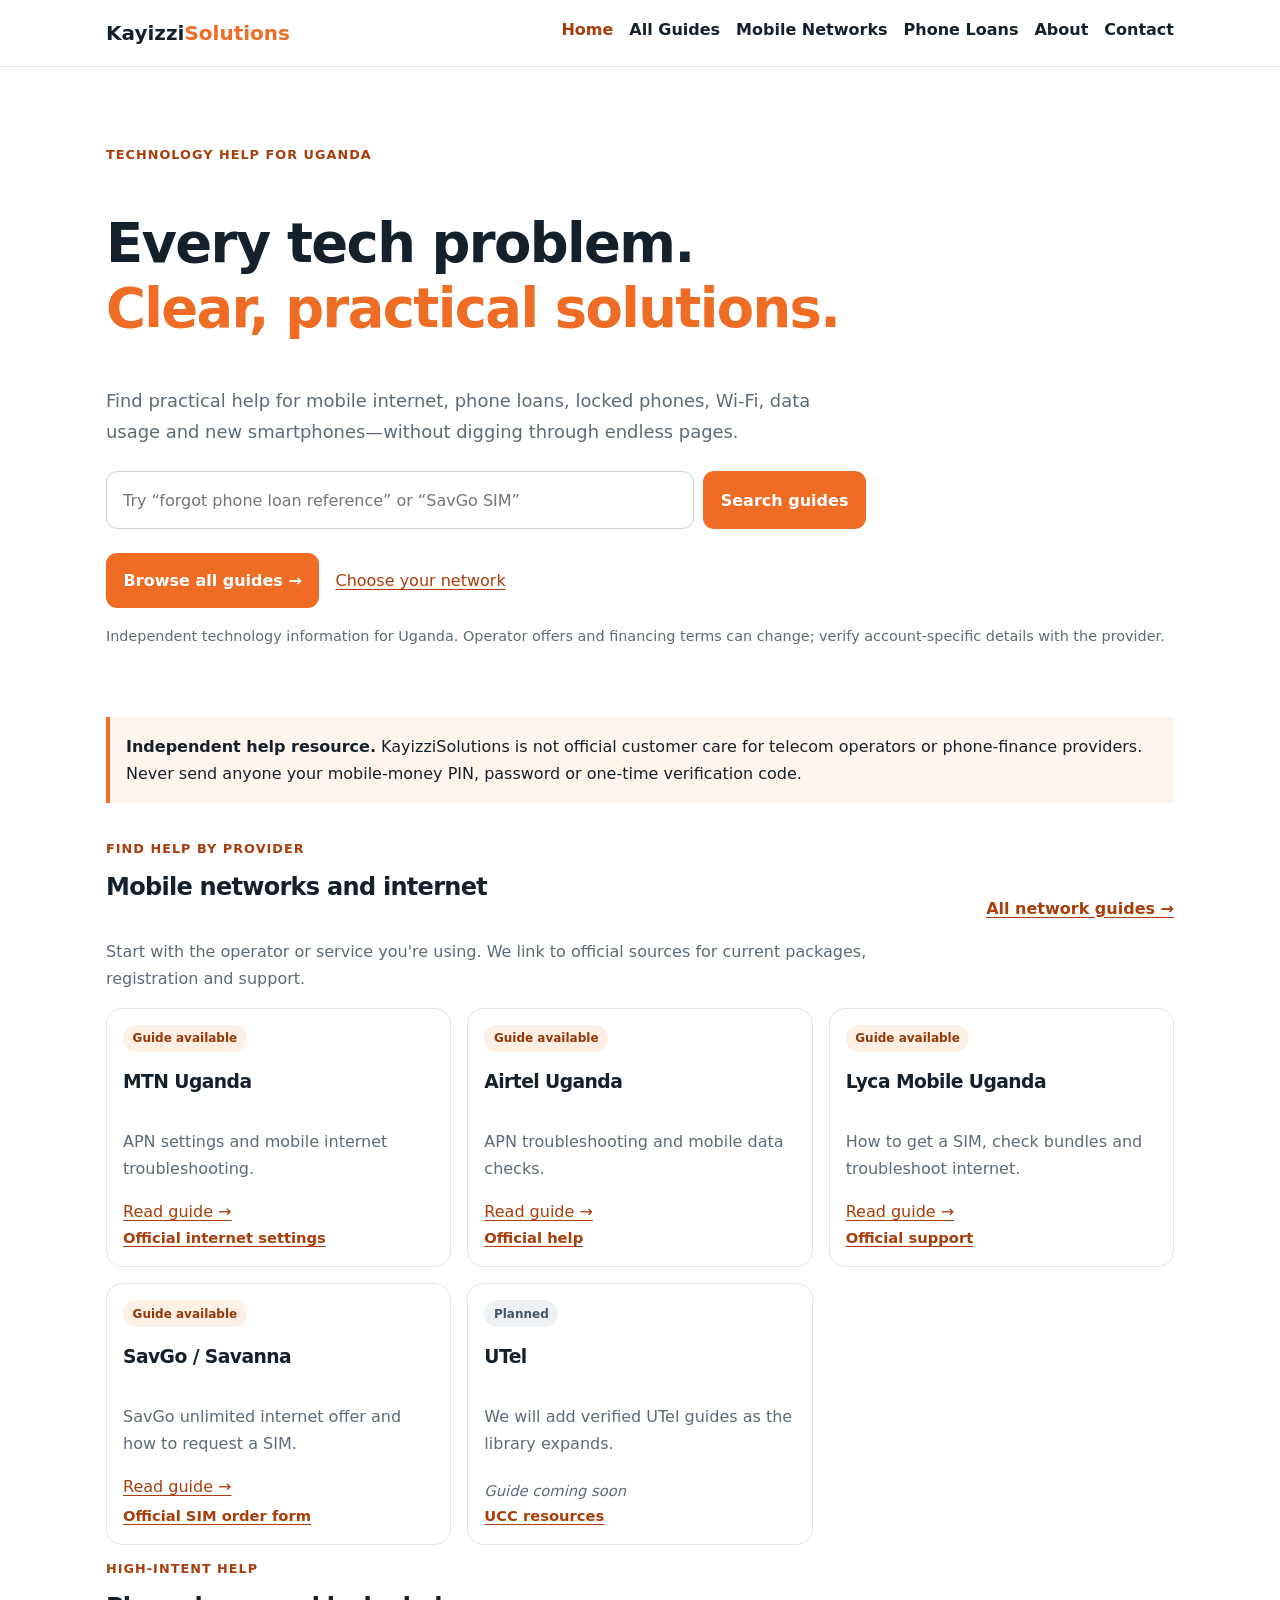
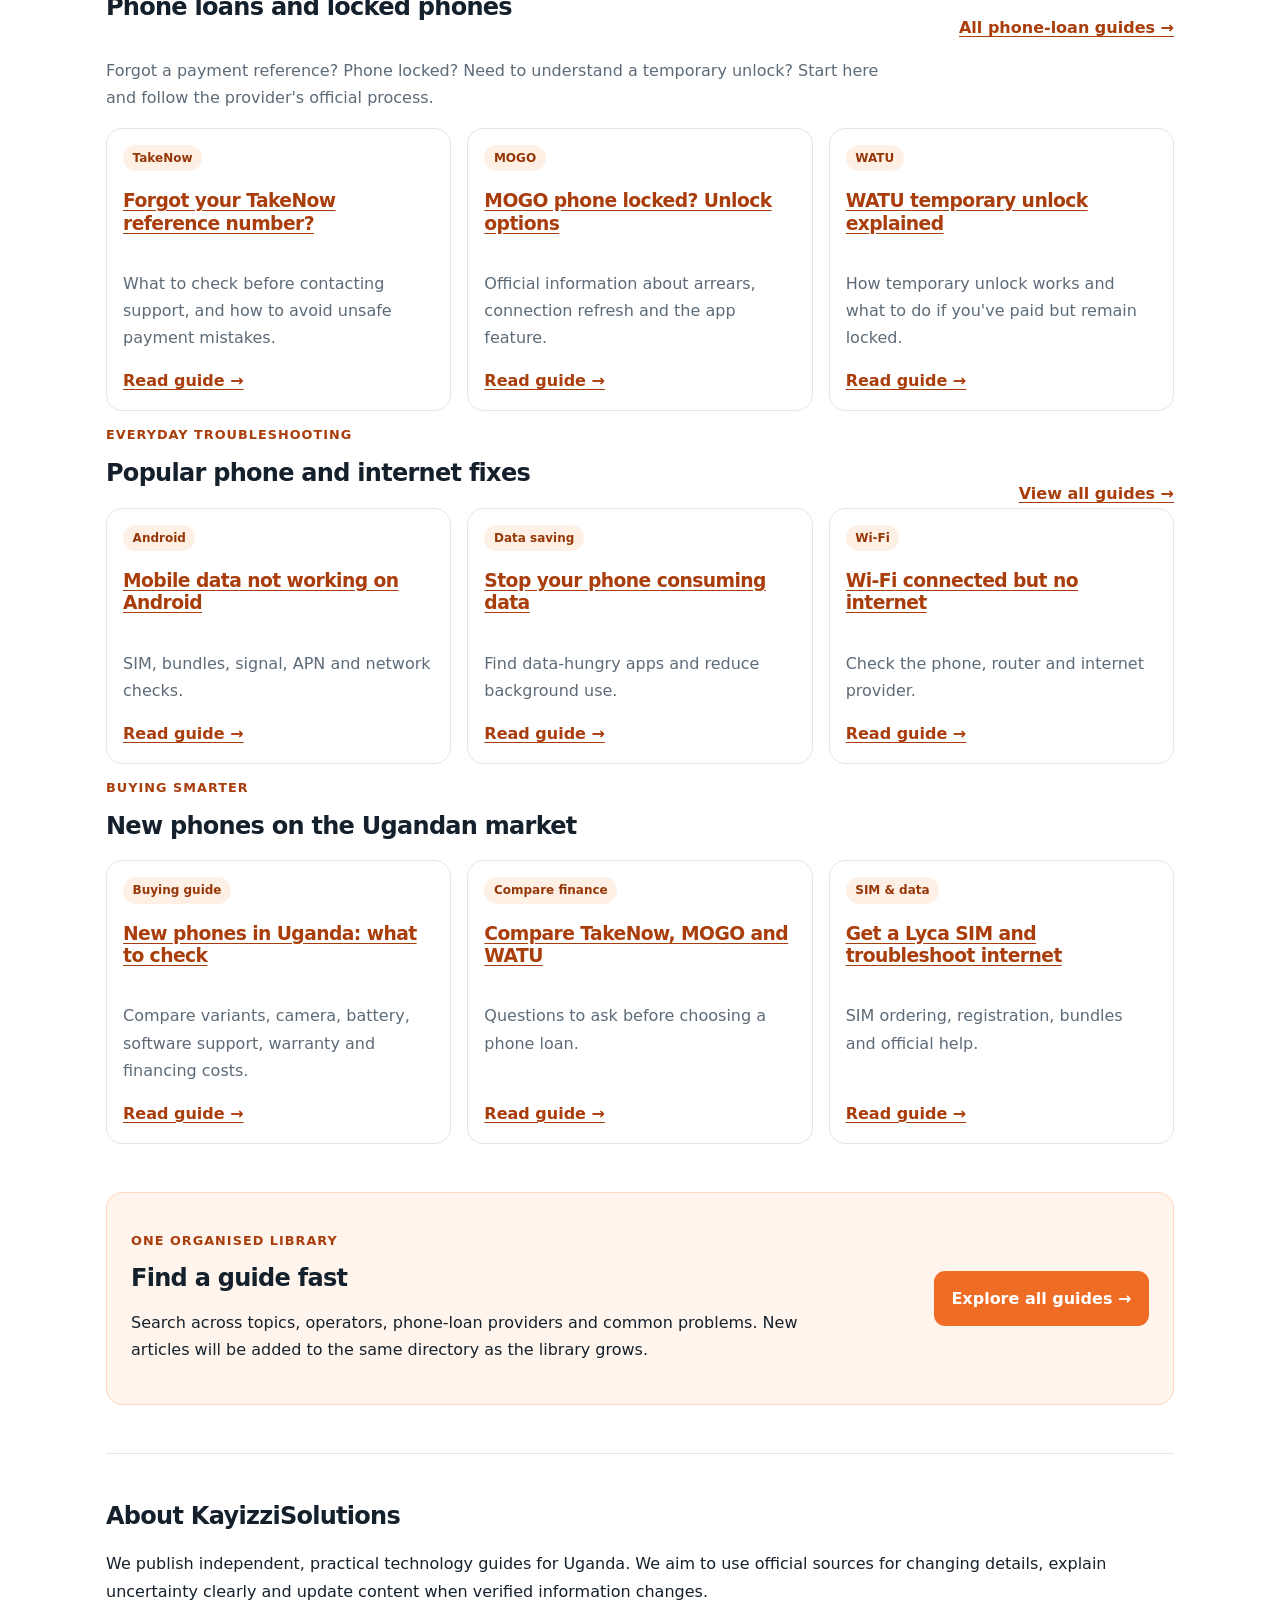
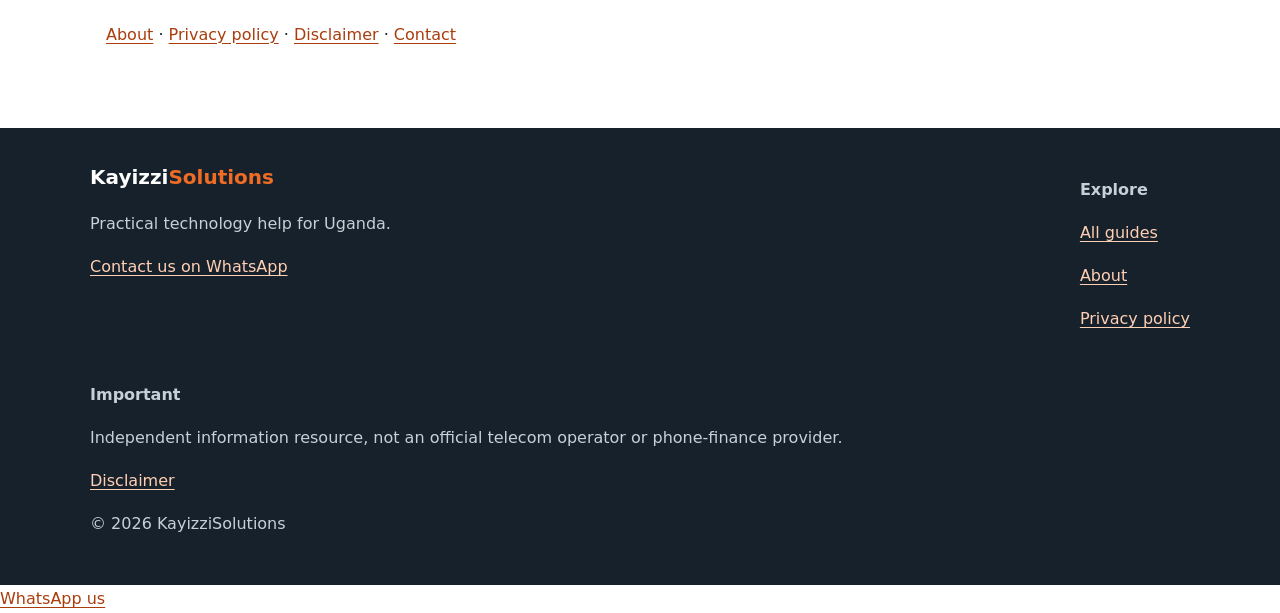
<file: index.html>
<!doctype html><html lang="en-UG"><head><meta charset="utf-8"><meta name="viewport" content="width=device-width, initial-scale=1"><title>KayizziSolutions | Practical Tech Help for Uganda</title><meta name="description" content="Practical Uganda technology guides for mobile internet, SavGo, Lyca, phone loans, locked phones, Wi-Fi and new smartphones."><meta name="robots" content="index,follow"><meta name="theme-color" content="#ef6c25"><link rel="canonical" href="https://rickykayizzi.github.io/Kayizzi-Solutions-/"><link rel="stylesheet" href="assets/style.css"></head><body><a class="skip-link" href="#main">Skip to content</a><header><div class="nav"><a class="brand" href="index.html">Kayizzi<span>Solutions</span></a><nav aria-label="Main navigation"><a href="index.html" aria-current="page">Home</a><a href="guides.html">All Guides</a><a href="index.html#networks">Mobile Networks</a><a href="guides.html?category=loans">Phone Loans</a><a href="about.html">About</a><a href="contact.html">Contact</a></nav></div></header><main id="main"><section class="hero"><p class="eyebrow">Technology help for Uganda</p><h1>Every tech problem.<br><span class="brand-text">Clear, practical solutions.</span></h1><p class="lede">Find practical help for mobile internet, phone loans, locked phones, Wi-Fi, data usage and new smartphones—without digging through endless pages.</p><form class="searchbox" action="guides.html" method="get" role="search"><label class="visually-hidden" for="q">Search all guides</label><input id="q" name="q" type="search" placeholder="Try “forgot phone loan reference” or “SavGo SIM”"><button type="submit">Search guides</button></form><div class="hero-actions"><a class="button-link" href="guides.html">Browse all guides →</a><a href="#networks">Choose your network</a></div><p class="small">Independent technology information for Uganda. Operator offers and financing terms can change; verify account-specific details with the provider.</p></section><div class="notice"><strong>Independent help resource.</strong> KayizziSolutions is not official customer care for telecom operators or phone-finance providers. Never send anyone your mobile-money PIN, password or one-time verification code.</div>
<section class="section" id="networks"><div class="section-heading"><div><p class="eyebrow">Find help by provider</p><h2>Mobile networks and internet</h2></div><a class="section-link" href="guides.html?category=network">All network guides →</a></div><p class="section-intro">Start with the operator or service you're using. We link to official sources for current packages, registration and support.</p><div class="grid"><article class="card"><span class="tag">Guide available</span><h3>MTN Uganda</h3><p>APN settings and mobile internet troubleshooting.</p><a href="articles/mtn-uganda-apn-settings.html">Read guide →</a><a class="secondary-link" href="https://www.mtn.co.ug/helppersonal/internet-settings/" target="_blank" rel="noopener noreferrer">Official internet settings</a></article><article class="card"><span class="tag">Guide available</span><h3>Airtel Uganda</h3><p>APN troubleshooting and mobile data checks.</p><a href="articles/airtel-uganda-apn-settings.html">Read guide →</a><a class="secondary-link" href="https://www.airtel.co.ug/gethelp" target="_blank" rel="noopener noreferrer">Official help</a></article><article class="card"><span class="tag">Guide available</span><h3>Lyca Mobile Uganda</h3><p>How to get a SIM, check bundles and troubleshoot internet.</p><a href="articles/lyca-mobile-uganda-sim-internet.html">Read guide →</a><a class="secondary-link" href="https://www.lycamobile.ug/en/help-support/" target="_blank" rel="noopener noreferrer">Official support</a></article><article class="card"><span class="tag">Guide available</span><h3>SavGo / Savanna</h3><p>SavGo unlimited internet offer and how to request a SIM.</p><a href="articles/savgo-unlimited-internet-getting-sim.html">Read guide →</a><a class="secondary-link" href="https://savannafibre.com/order-savgo-sim/" target="_blank" rel="noopener noreferrer">Official SIM order form</a></article><article class="card"><span class="tag tag-planned">Planned</span><h3>UTel</h3><p>We will add verified UTel guides as the library expands.</p><span class="card-status">Guide coming soon</span><a class="secondary-link" href="https://ucc.co.ug/" target="_blank" rel="noopener noreferrer">UCC resources</a></article></div></section>
<section class="section"><div class="section-heading"><div><p class="eyebrow">High-intent help</p><h2>Phone loans and locked phones</h2></div><a class="section-link" href="guides.html?category=loans">All phone-loan guides →</a></div><p class="section-intro">Forgot a payment reference? Phone locked? Need to understand a temporary unlock? Start here and follow the provider's official process.</p><div class="grid"><article class="card"><span class="tag">TakeNow</span><h3><a href="articles/takenow-forgot-reference-number.html">Forgot your TakeNow reference number?</a></h3><p>What to check before contacting support, and how to avoid unsafe payment mistakes.</p><a href="articles/takenow-forgot-reference-number.html">Read guide →</a></article><article class="card"><span class="tag">MOGO</span><h3><a href="articles/mogo-phone-locked-unlock-phone-now.html">MOGO phone locked? Unlock options</a></h3><p>Official information about arrears, connection refresh and the app feature.</p><a href="articles/mogo-phone-locked-unlock-phone-now.html">Read guide →</a></article><article class="card"><span class="tag">WATU</span><h3><a href="articles/watu-temporary-unlock-phone.html">WATU temporary unlock explained</a></h3><p>How temporary unlock works and what to do if you've paid but remain locked.</p><a href="articles/watu-temporary-unlock-phone.html">Read guide →</a></article></div></section>
<section class="section"><div class="section-heading"><div><p class="eyebrow">Everyday troubleshooting</p><h2>Popular phone and internet fixes</h2></div><a class="section-link" href="guides.html">View all guides →</a></div><div class="grid"><article class="card"><span class="tag">Android</span><h3><a href="articles/mobile-data-not-working-android.html">Mobile data not working on Android</a></h3><p>SIM, bundles, signal, APN and network checks.</p><a href="articles/mobile-data-not-working-android.html">Read guide →</a></article><article class="card"><span class="tag">Data saving</span><h3><a href="articles/stop-phone-consuming-data.html">Stop your phone consuming data</a></h3><p>Find data-hungry apps and reduce background use.</p><a href="articles/stop-phone-consuming-data.html">Read guide →</a></article><article class="card"><span class="tag">Wi-Fi</span><h3><a href="articles/wifi-connected-no-internet.html">Wi-Fi connected but no internet</a></h3><p>Check the phone, router and internet provider.</p><a href="articles/wifi-connected-no-internet.html">Read guide →</a></article></div></section>
<section class="section"><div class="section-heading"><div><p class="eyebrow">Buying smarter</p><h2>New phones on the Ugandan market</h2></div></div><div class="grid"><article class="card"><span class="tag">Buying guide</span><h3><a href="articles/new-phones-uganda-2026-how-to-choose.html">New phones in Uganda: what to check</a></h3><p>Compare variants, camera, battery, software support, warranty and financing costs.</p><a href="articles/new-phones-uganda-2026-how-to-choose.html">Read guide →</a></article><article class="card"><span class="tag">Compare finance</span><h3><a href="articles/phones-on-loan-uganda-compare-providers.html">Compare TakeNow, MOGO and WATU</a></h3><p>Questions to ask before choosing a phone loan.</p><a href="articles/phones-on-loan-uganda-compare-providers.html">Read guide →</a></article><article class="card"><span class="tag">SIM & data</span><h3><a href="articles/lyca-mobile-uganda-sim-internet.html">Get a Lyca SIM and troubleshoot internet</a></h3><p>SIM ordering, registration, bundles and official help.</p><a href="articles/lyca-mobile-uganda-sim-internet.html">Read guide →</a></article></div></section><section class="library-callout"><div><p class="eyebrow">One organised library</p><h2>Find a guide fast</h2><p>Search across topics, operators, phone-loan providers and common problems. New articles will be added to the same directory as the library grows.</p></div><a class="button-link" href="guides.html">Explore all guides →</a></section><section class="related"><h2>About KayizziSolutions</h2><p>We publish independent, practical technology guides for Uganda. We aim to use official sources for changing details, explain uncertainty clearly and update content when verified information changes.</p><p><a href="about.html">About</a> · <a href="privacy-policy.html">Privacy policy</a> · <a href="disclaimer.html">Disclaimer</a> · <a href="contact.html">Contact</a></p></section></main><footer><div class="foot"><div><a class="brand footer-brand" href="index.html">Kayizzi<span>Solutions</span></a><p>Practical technology help for Uganda.</p><p><a href="contact.html">Contact us on WhatsApp</a></p></div><div><p><strong>Explore</strong></p><p><a href="guides.html">All guides</a></p><p><a href="about.html">About</a></p><p><a href="privacy-policy.html">Privacy policy</a></p></div><div><p><strong>Important</strong></p><p>Independent information resource, not an official telecom operator or phone-finance provider.</p><p><a href="disclaimer.html">Disclaimer</a></p><p>© <span id="year">2026</span> KayizziSolutions</p></div></div></footer><a class="floating-wa" href="https://wa.me/256768372800?text=Hello%2C%20I%20found%20KayizziSolutions%20and%20need%20help%20with%20a%20technology%20problem." target="_blank" rel="noopener noreferrer" aria-label="Contact KayizziSolutions on WhatsApp">WhatsApp us</a><script>document.getElementById("year").textContent=new Date().getFullYear();</script></body></html>
</file>
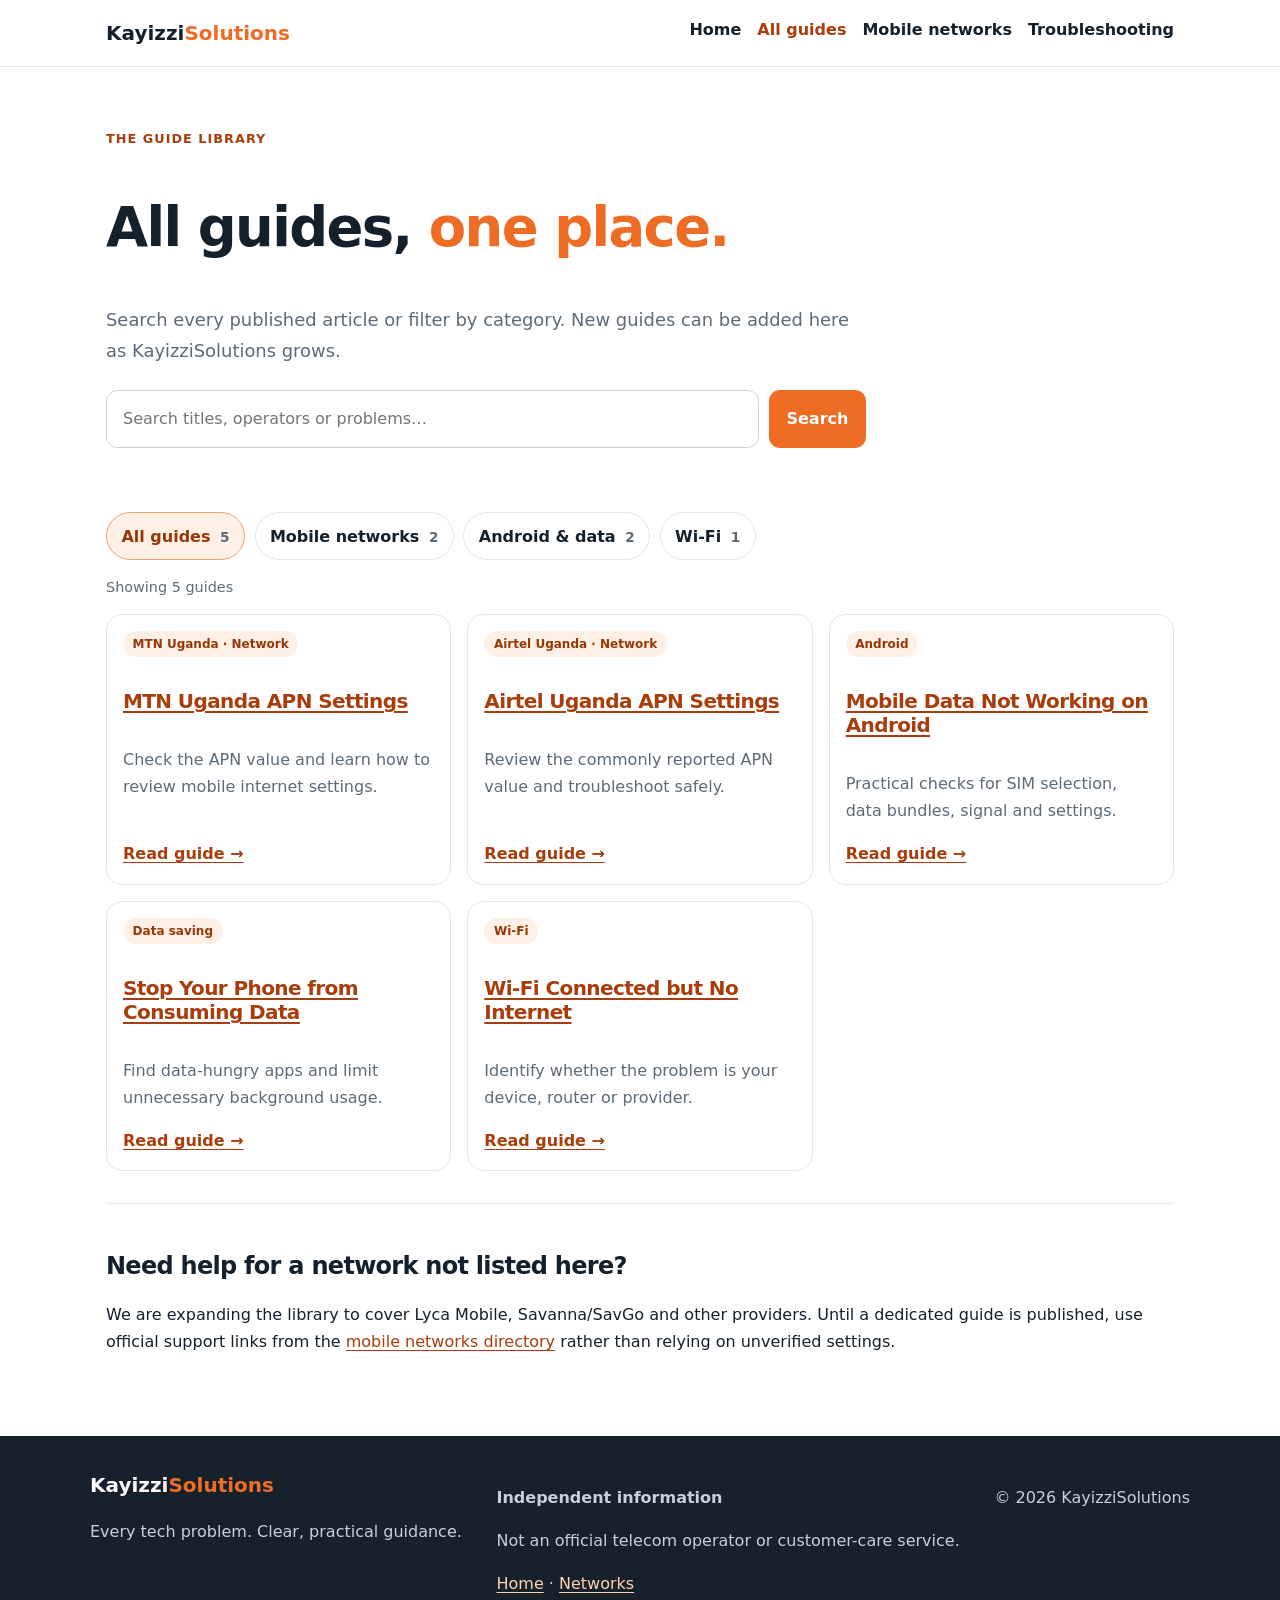
<file: guides.html>
<!doctype html>
<html lang="en-UG">
<head>
  <meta charset="utf-8">
  <meta name="viewport" content="width=device-width, initial-scale=1">
  <title>All Guides | KayizziSolutions</title>
  <meta name="description" content="Browse all KayizziSolutions technology guides for Uganda, including mobile network settings, Android data problems, data saving and Wi-Fi troubleshooting.">
  <meta name="robots" content="index,follow">
  <meta name="theme-color" content="#ef6c25">
  <link rel="stylesheet" href="assets/style.css">
</head>
<body>
<a class="skip-link" href="#main">Skip to content</a>
<header><div class="nav">
  <a class="brand" href="index.html">Kayizzi<span>Solutions</span></a>
  <nav aria-label="Main navigation"><a href="index.html">Home</a><a href="guides.html" aria-current="page">All guides</a><a href="index.html#networks">Mobile networks</a><a href="index.html#troubleshooting">Troubleshooting</a></nav>
</div></header>
<main id="main">
  <section class="hero compact-hero">
    <p class="eyebrow">The guide library</p><h1>All guides, <span class="brand-text">one place.</span></h1>
    <p class="lede">Search every published article or filter by category. New guides can be added here as KayizziSolutions grows.</p>
    <form class="searchbox" id="library-search" role="search">
      <label class="visually-hidden" for="guide-query">Search all guides</label>
      <input id="guide-query" type="search" placeholder="Search titles, operators or problems…" aria-label="Search all guides">
      <button type="submit">Search</button>
    </form>
  </section>

  <section class="guide-library" aria-labelledby="library-heading">
    <div class="filter-row" aria-label="Filter guides by category">
      <button class="filter-chip active" type="button" data-filter="all">All guides <span>5</span></button>
      <button class="filter-chip" type="button" data-filter="network">Mobile networks <span>2</span></button>
      <button class="filter-chip" type="button" data-filter="android">Android & data <span>2</span></button>
      <button class="filter-chip" type="button" data-filter="wifi">Wi-Fi <span>1</span></button>
    </div>
    <p id="results-count" class="small" aria-live="polite">Showing 5 guides</p>
    <div class="grid" id="guide-list">
      <article class="card guide-card" data-category="network" data-search="mtn uganda apn settings internet data mobile network android iphone">
        <span class="tag">MTN Uganda · Network</span><h2><a href="articles/mtn-uganda-apn-settings.html">MTN Uganda APN Settings</a></h2><p>Check the APN value and learn how to review mobile internet settings.</p><a href="articles/mtn-uganda-apn-settings.html">Read guide →</a>
      </article>
      <article class="card guide-card" data-category="network" data-search="airtel uganda apn settings internet data mobile network android iphone">
        <span class="tag">Airtel Uganda · Network</span><h2><a href="articles/airtel-uganda-apn-settings.html">Airtel Uganda APN Settings</a></h2><p>Review the commonly reported APN value and troubleshoot safely.</p><a href="articles/airtel-uganda-apn-settings.html">Read guide →</a>
      </article>
      <article class="card guide-card" data-category="android" data-search="mobile data not working android internet sim network signal bundle">
        <span class="tag">Android</span><h2><a href="articles/mobile-data-not-working-android.html">Mobile Data Not Working on Android</a></h2><p>Practical checks for SIM selection, data bundles, signal and settings.</p><a href="articles/mobile-data-not-working-android.html">Read guide →</a>
      </article>
      <article class="card guide-card" data-category="android" data-search="stop phone consuming using too much mobile data saver background apps android">
        <span class="tag">Data saving</span><h2><a href="articles/stop-phone-consuming-data.html">Stop Your Phone from Consuming Data</a></h2><p>Find data-hungry apps and limit unnecessary background usage.</p><a href="articles/stop-phone-consuming-data.html">Read guide →</a>
      </article>
      <article class="card guide-card" data-category="wifi" data-search="wifi wi-fi connected no internet router broadband provider android">
        <span class="tag">Wi-Fi</span><h2><a href="articles/wifi-connected-no-internet.html">Wi-Fi Connected but No Internet</a></h2><p>Identify whether the problem is your device, router or provider.</p><a href="articles/wifi-connected-no-internet.html">Read guide →</a>
      </article>
    </div>
    <div id="no-results" class="notice" hidden><strong>No matching guide yet.</strong><p>Try another search term or choose “All guides”. If this is a new problem, it may be a useful topic for a future article.</p><a href="index.html#networks">Browse network support links →</a></div>
  </section>

  <section class="related">
    <h2>Need help for a network not listed here?</h2>
    <p>We are expanding the library to cover Lyca Mobile, Savanna/SavGo and other providers. Until a dedicated guide is published, use official support links from the <a href="index.html#networks">mobile networks directory</a> rather than relying on unverified settings.</p>
  </section>
</main>
<footer><div class="foot">
  <div><a class="brand footer-brand" href="index.html">Kayizzi<span>Solutions</span></a><p>Every tech problem. Clear, practical guidance.</p></div>
  <div><p><strong>Independent information</strong></p><p>Not an official telecom operator or customer-care service.</p><p><a href="index.html">Home</a> · <a href="index.html#networks">Networks</a></p></div>
  <div><p>© <span id="year">2026</span> KayizziSolutions</p></div>
</div></footer>
<script>
const cards = Array.from(document.querySelectorAll('.guide-card'));
const query = document.getElementById('guide-query');
const count = document.getElementById('results-count');
const empty = document.getElementById('no-results');
const chips = Array.from(document.querySelectorAll('.filter-chip'));
let activeFilter = 'all';

function filterGuides() {
  const q = query.value.trim().toLowerCase();
  let shown = 0;
  cards.forEach(card => {
    const matchesText = !q || (card.dataset.search + ' ' + card.innerText).toLowerCase().includes(q);
    const matchesCategory = activeFilter === 'all' || card.dataset.category === activeFilter;
    const visible = matchesText && matchesCategory;
    card.hidden = !visible;
    if (visible) shown++;
  });
  count.textContent = `Showing ${shown} ${shown === 1 ? 'guide' : 'guides'}`;
  empty.hidden = shown !== 0;
}
chips.forEach(chip => chip.addEventListener('click', () => {
  activeFilter = chip.dataset.filter;
  chips.forEach(c => c.classList.toggle('active', c === chip));
  filterGuides();
}));
document.getElementById('library-search').addEventListener('submit', e => { e.preventDefault(); filterGuides(); });
query.addEventListener('input', filterGuides);
const params = new URLSearchParams(window.location.search);
if (params.has('q')) query.value = params.get('q');
if (params.get('category') === 'network') {
  activeFilter = 'network';
  chips.forEach(c => c.classList.toggle('active', c.dataset.filter === 'network'));
}
filterGuides();
document.getElementById('year').textContent = new Date().getFullYear();
</script>
</body>
</html>
</file>
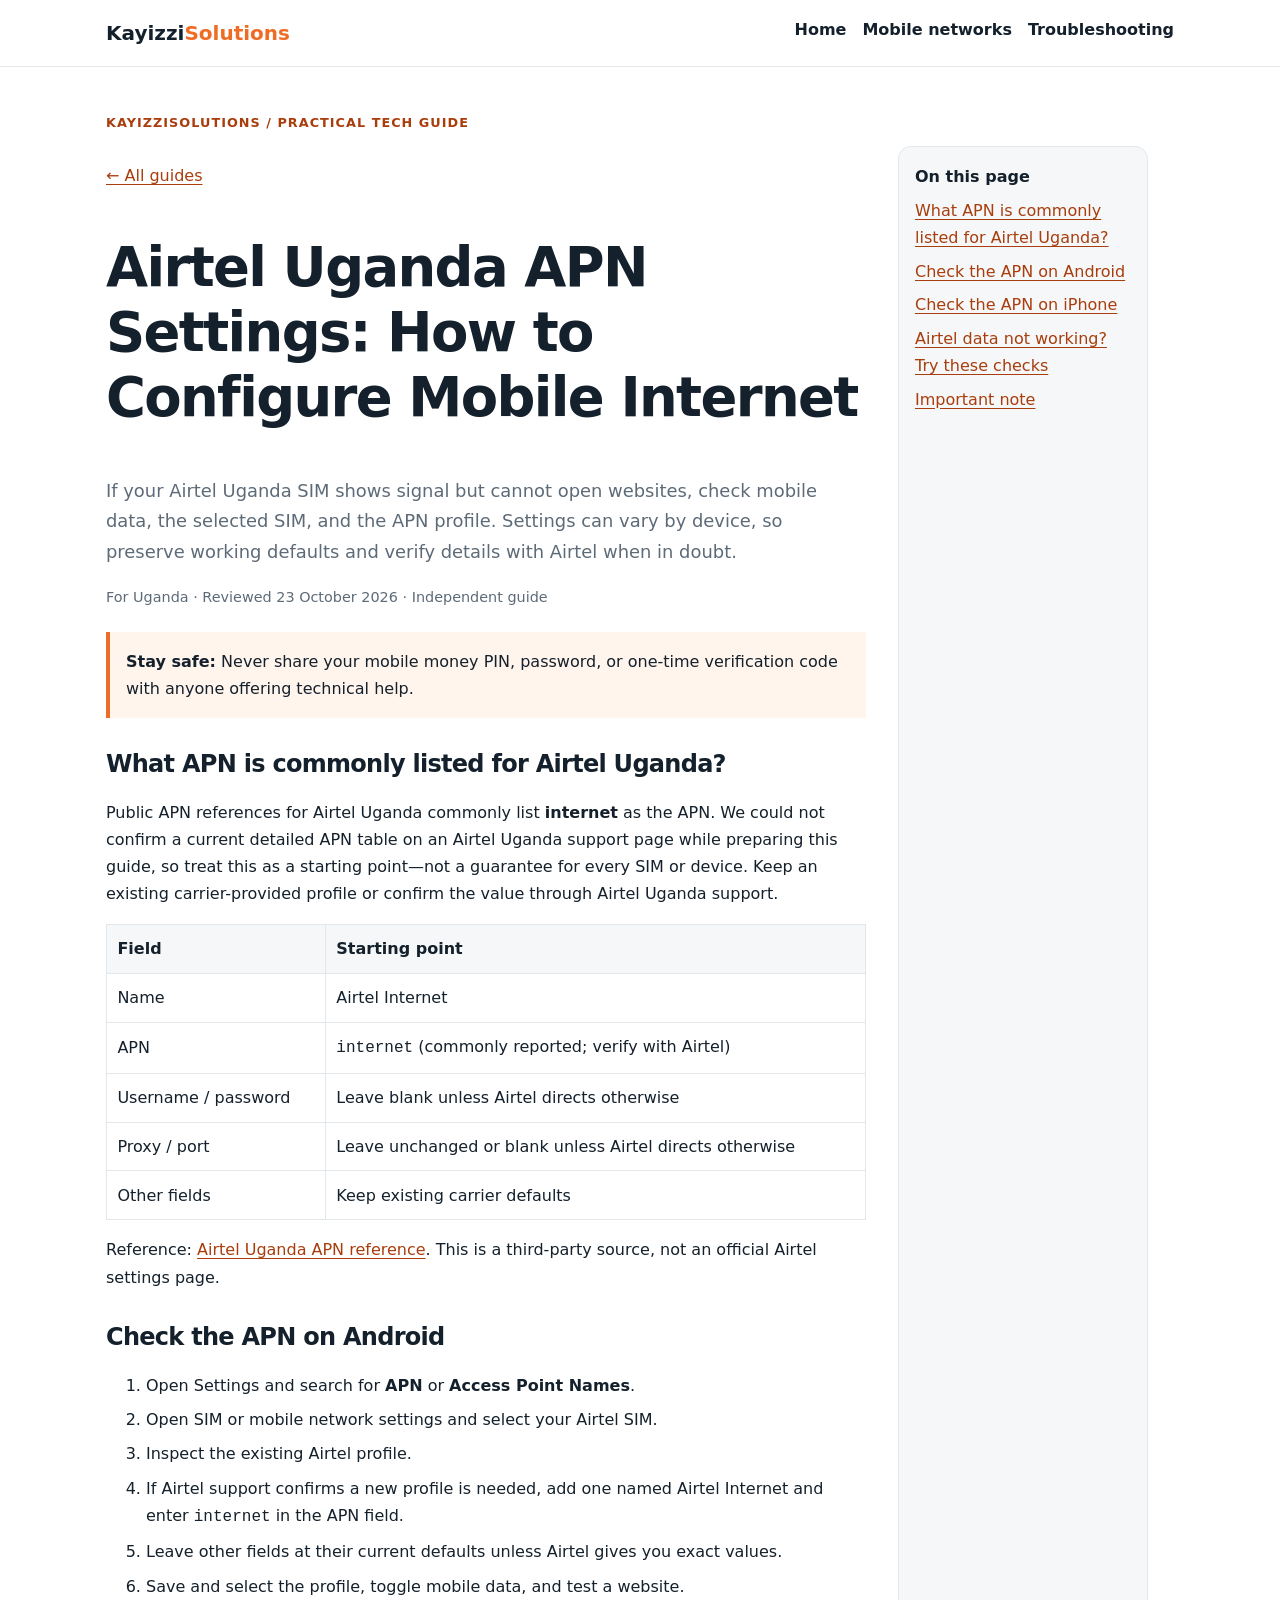
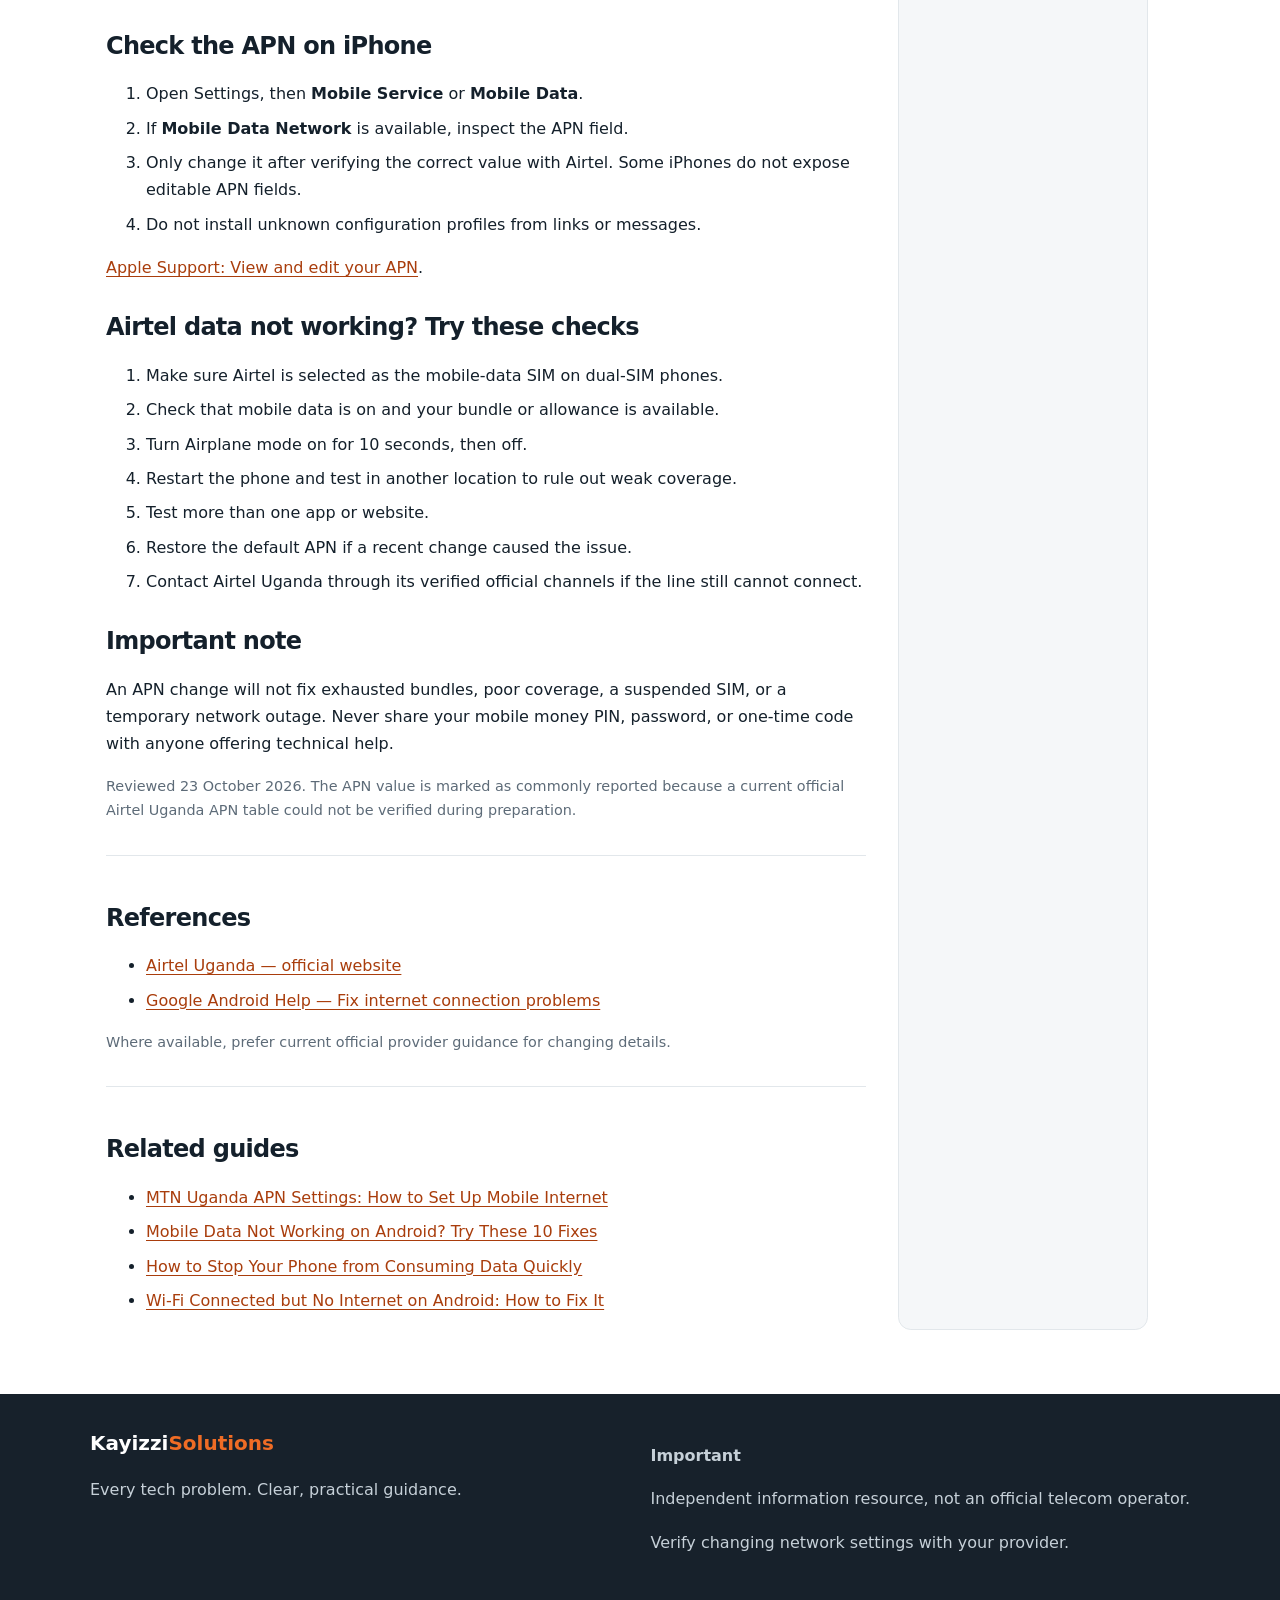
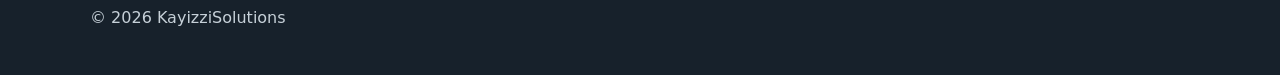
<file: articles/airtel-uganda-apn-settings.html>
<!doctype html>
<html lang="en-UG"><head><meta charset="utf-8"><meta name="viewport" content="width=device-width, initial-scale=1">
<title>Airtel Uganda APN Settings: Fix Mobile Internet</title><meta name="description" content="Check the commonly reported Airtel Uganda APN value and learn safe Android and iPhone troubleshooting steps if mobile internet fails."><meta name="robots" content="index,follow"><meta name="theme-color" content="#ef6c25">
<link rel="stylesheet" href="../assets/style.css"></head><body>
<a class="skip-link" href="#main">Skip to content</a><header><div class="nav"><a class="brand" href="../index.html">Kayizzi<span>Solutions</span></a><nav aria-label="Main navigation"><a href="../index.html">Home</a><a href="../index.html#mobile-networks">Mobile networks</a><a href="../index.html#troubleshooting">Troubleshooting</a></nav></div></header>
<main id="main"><p class="eyebrow">KayizziSolutions / Practical tech guide</p><div class="article-layout"><article>
<p><a href="../index.html">← All guides</a></p><h1>Airtel Uganda APN Settings: How to Configure Mobile Internet</h1><p class="lede">If your Airtel Uganda SIM shows signal but cannot open websites, check mobile data, the selected SIM, and the APN profile. Settings can vary by device, so preserve working defaults and verify details with Airtel when in doubt.</p>
<p class="meta">For Uganda · Reviewed 23 October 2026 · Independent guide</p>
<div class="notice"><strong>Stay safe:</strong> Never share your mobile money PIN, password, or one-time verification code with anyone offering technical help.</div>
<section id="s1"><h2>What APN is commonly listed for Airtel Uganda?</h2><p>Public APN references for Airtel Uganda commonly list <strong>internet</strong> as the APN. We could not confirm a current detailed APN table on an Airtel Uganda support page while preparing this guide, so treat this as a starting point—not a guarantee for every SIM or device. Keep an existing carrier-provided profile or confirm the value through Airtel Uganda support.</p><table><tr><th>Field</th><th>Starting point</th></tr><tr><td>Name</td><td>Airtel Internet</td></tr><tr><td>APN</td><td><code>internet</code> (commonly reported; verify with Airtel)</td></tr><tr><td>Username / password</td><td>Leave blank unless Airtel directs otherwise</td></tr><tr><td>Proxy / port</td><td>Leave unchanged or blank unless Airtel directs otherwise</td></tr><tr><td>Other fields</td><td>Keep existing carrier defaults</td></tr></table><p>Reference: <a href="https://apn.how/ug/airtel-uganda" target="_blank" rel="noopener noreferrer">Airtel Uganda APN reference</a>. This is a third-party source, not an official Airtel settings page.</p></section><section id="s2"><h2>Check the APN on Android</h2><ol><li>Open Settings and search for <strong>APN</strong> or <strong>Access Point Names</strong>.</li><li>Open SIM or mobile network settings and select your Airtel SIM.</li><li>Inspect the existing Airtel profile.</li><li>If Airtel support confirms a new profile is needed, add one named Airtel Internet and enter <code>internet</code> in the APN field.</li><li>Leave other fields at their current defaults unless Airtel gives you exact values.</li><li>Save and select the profile, toggle mobile data, and test a website.</li></ol></section><section id="s3"><h2>Check the APN on iPhone</h2><ol><li>Open Settings, then <strong>Mobile Service</strong> or <strong>Mobile Data</strong>.</li><li>If <strong>Mobile Data Network</strong> is available, inspect the APN field.</li><li>Only change it after verifying the correct value with Airtel. Some iPhones do not expose editable APN fields.</li><li>Do not install unknown configuration profiles from links or messages.</li></ol><p><a href="https://support.apple.com/en-ie/102483" target="_blank" rel="noopener noreferrer">Apple Support: View and edit your APN</a>.</p></section><section id="s4"><h2>Airtel data not working? Try these checks</h2><ol><li>Make sure Airtel is selected as the mobile-data SIM on dual-SIM phones.</li><li>Check that mobile data is on and your bundle or allowance is available.</li><li>Turn Airplane mode on for 10 seconds, then off.</li><li>Restart the phone and test in another location to rule out weak coverage.</li><li>Test more than one app or website.</li><li>Restore the default APN if a recent change caused the issue.</li><li>Contact Airtel Uganda through its verified official channels if the line still cannot connect.</li></ol></section><section id="s5"><h2>Important note</h2><p>An APN change will not fix exhausted bundles, poor coverage, a suspended SIM, or a temporary network outage. Never share your mobile money PIN, password, or one-time code with anyone offering technical help.</p><p class="meta">Reviewed 23 October 2026. The APN value is marked as commonly reported because a current official Airtel Uganda APN table could not be verified during preparation.</p></section>
<section class="related"><h2>References</h2><ul><li><a href="https://www.airtel.co.ug/" target="_blank" rel="noopener noreferrer">Airtel Uganda — official website</a></li><li><a href="https://support.google.com/android/answer/2651367" target="_blank" rel="noopener noreferrer">Google Android Help — Fix internet connection problems</a></li></ul><p class="small">Where available, prefer current official provider guidance for changing details.</p></section>
<section class="related"><h2>Related guides</h2><ul><li><a href="mtn-uganda-apn-settings.html">MTN Uganda APN Settings: How to Set Up Mobile Internet</a></li><li><a href="mobile-data-not-working-android.html">Mobile Data Not Working on Android? Try These 10 Fixes</a></li><li><a href="stop-phone-consuming-data.html">How to Stop Your Phone from Consuming Data Quickly</a></li><li><a href="wifi-connected-no-internet.html">Wi-Fi Connected but No Internet on Android: How to Fix It</a></li></ul></section></article><aside class="toc"><strong>On this page</strong><a href="#s1">What APN is commonly listed for Airtel Uganda?</a><a href="#s2">Check the APN on Android</a><a href="#s3">Check the APN on iPhone</a><a href="#s4">Airtel data not working? Try these checks</a><a href="#s5">Important note</a></aside></div></main>
<footer><div class="foot"><div><a class="brand" href="../index.html" style="color:#fff">Kayizzi<span>Solutions</span></a><p>Every tech problem. Clear, practical guidance.</p></div><div><p><strong>Important</strong></p><p>Independent information resource, not an official telecom operator.</p><p>Verify changing network settings with your provider.</p></div><div><p>© <span id="year">2026</span> KayizziSolutions</p></div></div></footer>
<script>document.getElementById('year').textContent=new Date().getFullYear();</script></body></html>
</file>
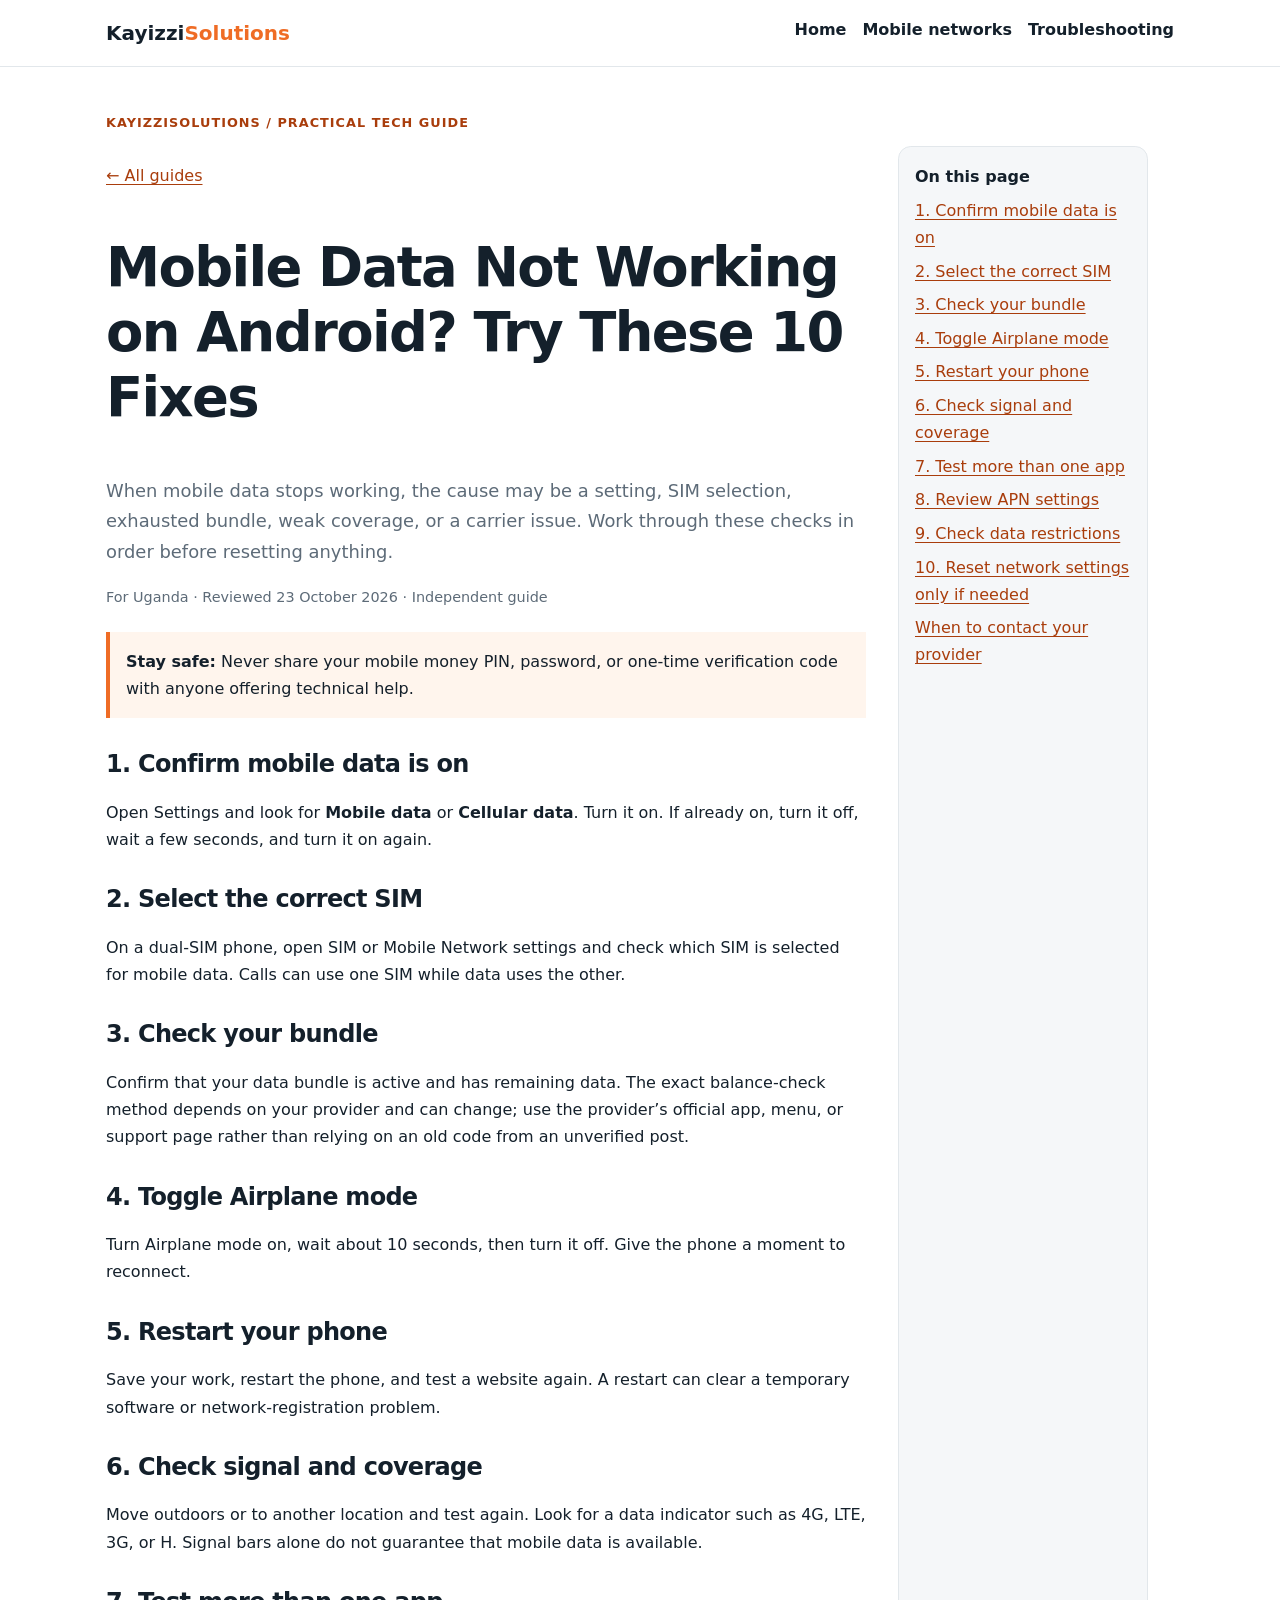
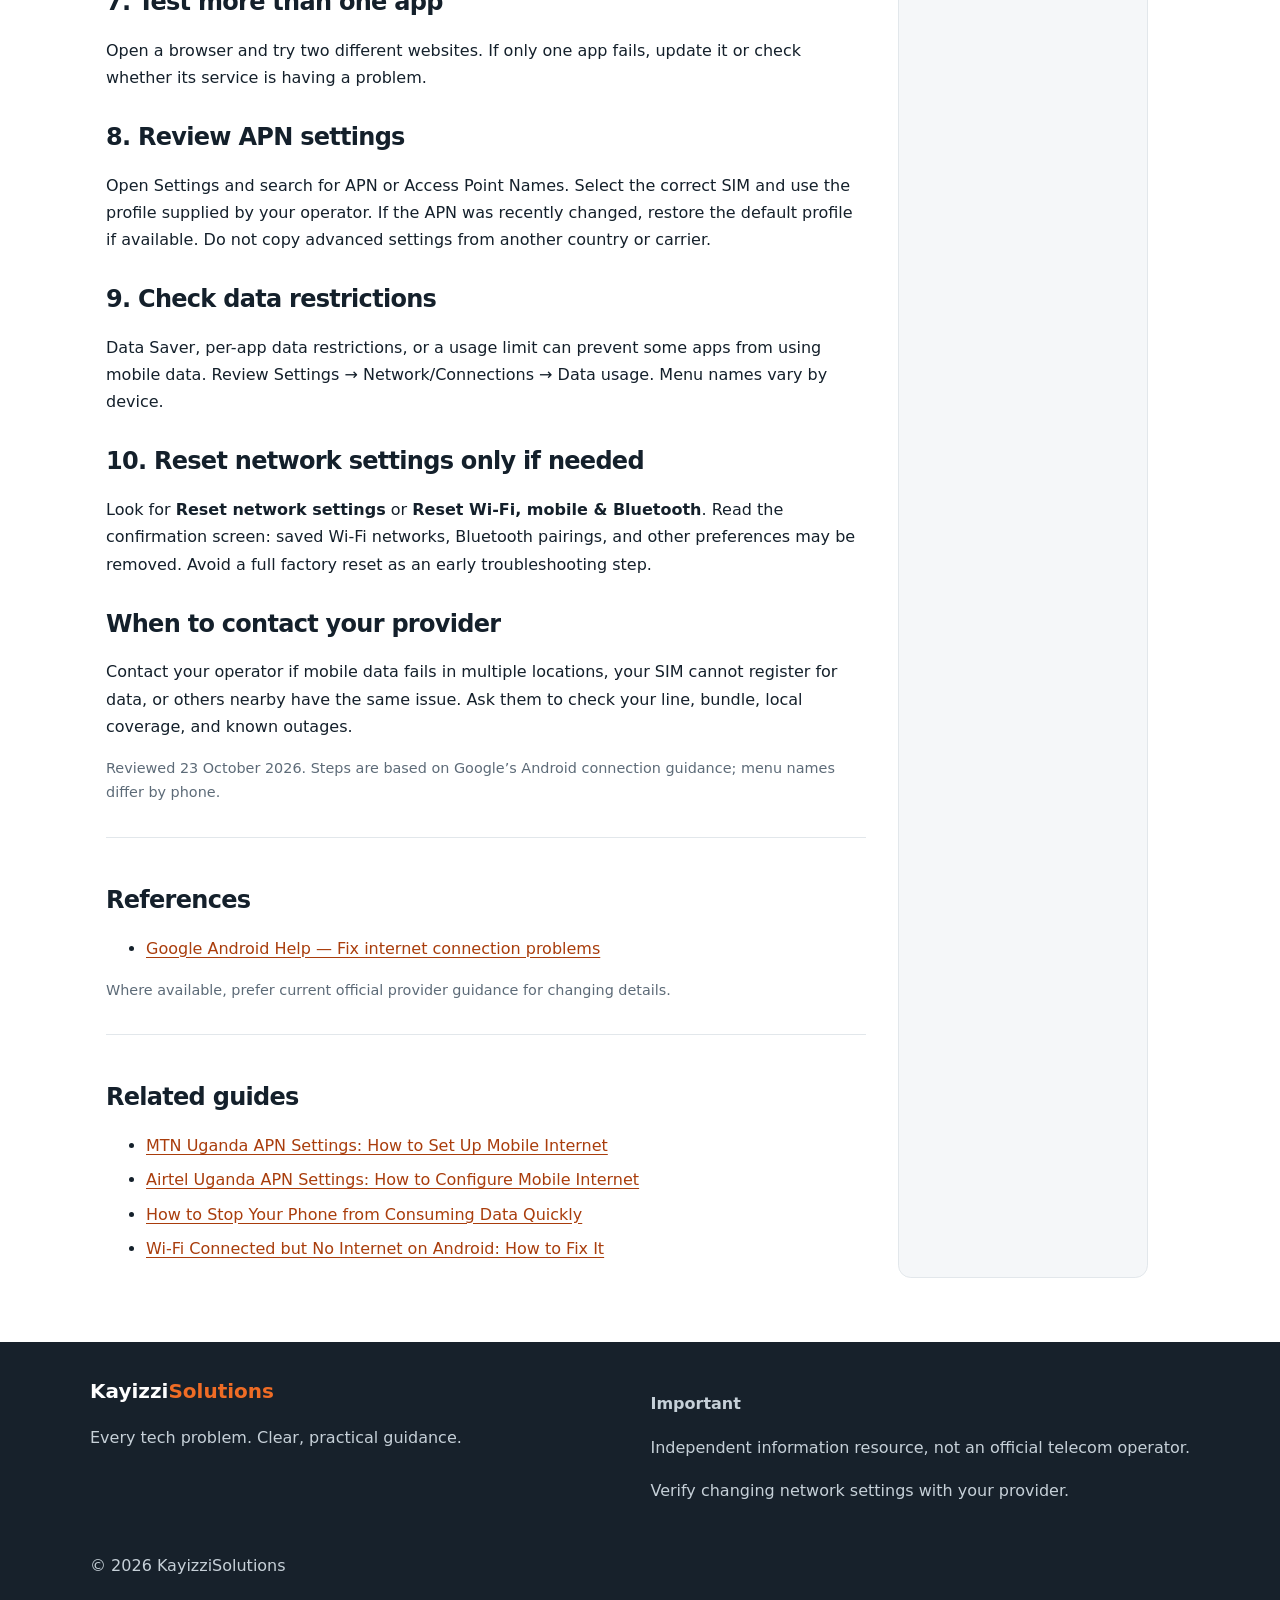
<file: articles/mobile-data-not-working-android.html>
<!doctype html>
<html lang="en-UG"><head><meta charset="utf-8"><meta name="viewport" content="width=device-width, initial-scale=1">
<title>Mobile Data Not Working on Android? 10 Fixes</title><meta name="description" content="Troubleshoot Android mobile data with checks for SIM selection, bundles, signal, Airplane mode, APN settings and network resets."><meta name="robots" content="index,follow"><meta name="theme-color" content="#ef6c25">
<link rel="stylesheet" href="../assets/style.css"></head><body>
<a class="skip-link" href="#main">Skip to content</a><header><div class="nav"><a class="brand" href="../index.html">Kayizzi<span>Solutions</span></a><nav aria-label="Main navigation"><a href="../index.html">Home</a><a href="../index.html#mobile-networks">Mobile networks</a><a href="../index.html#troubleshooting">Troubleshooting</a></nav></div></header>
<main id="main"><p class="eyebrow">KayizziSolutions / Practical tech guide</p><div class="article-layout"><article>
<p><a href="../index.html">← All guides</a></p><h1>Mobile Data Not Working on Android? Try These 10 Fixes</h1><p class="lede">When mobile data stops working, the cause may be a setting, SIM selection, exhausted bundle, weak coverage, or a carrier issue. Work through these checks in order before resetting anything.</p>
<p class="meta">For Uganda · Reviewed 23 October 2026 · Independent guide</p>
<div class="notice"><strong>Stay safe:</strong> Never share your mobile money PIN, password, or one-time verification code with anyone offering technical help.</div>
<section id="s1"><h2>1. Confirm mobile data is on</h2><p>Open Settings and look for <strong>Mobile data</strong> or <strong>Cellular data</strong>. Turn it on. If already on, turn it off, wait a few seconds, and turn it on again.</p></section><section id="s2"><h2>2. Select the correct SIM</h2><p>On a dual-SIM phone, open SIM or Mobile Network settings and check which SIM is selected for mobile data. Calls can use one SIM while data uses the other.</p></section><section id="s3"><h2>3. Check your bundle</h2><p>Confirm that your data bundle is active and has remaining data. The exact balance-check method depends on your provider and can change; use the provider’s official app, menu, or support page rather than relying on an old code from an unverified post.</p></section><section id="s4"><h2>4. Toggle Airplane mode</h2><p>Turn Airplane mode on, wait about 10 seconds, then turn it off. Give the phone a moment to reconnect.</p></section><section id="s5"><h2>5. Restart your phone</h2><p>Save your work, restart the phone, and test a website again. A restart can clear a temporary software or network-registration problem.</p></section><section id="s6"><h2>6. Check signal and coverage</h2><p>Move outdoors or to another location and test again. Look for a data indicator such as 4G, LTE, 3G, or H. Signal bars alone do not guarantee that mobile data is available.</p></section><section id="s7"><h2>7. Test more than one app</h2><p>Open a browser and try two different websites. If only one app fails, update it or check whether its service is having a problem.</p></section><section id="s8"><h2>8. Review APN settings</h2><p>Open Settings and search for APN or Access Point Names. Select the correct SIM and use the profile supplied by your operator. If the APN was recently changed, restore the default profile if available. Do not copy advanced settings from another country or carrier.</p></section><section id="s9"><h2>9. Check data restrictions</h2><p>Data Saver, per-app data restrictions, or a usage limit can prevent some apps from using mobile data. Review Settings → Network/Connections → Data usage. Menu names vary by device.</p></section><section id="s10"><h2>10. Reset network settings only if needed</h2><p>Look for <strong>Reset network settings</strong> or <strong>Reset Wi-Fi, mobile & Bluetooth</strong>. Read the confirmation screen: saved Wi-Fi networks, Bluetooth pairings, and other preferences may be removed. Avoid a full factory reset as an early troubleshooting step.</p></section><section id="s11"><h2>When to contact your provider</h2><p>Contact your operator if mobile data fails in multiple locations, your SIM cannot register for data, or others nearby have the same issue. Ask them to check your line, bundle, local coverage, and known outages.</p><p class='meta'>Reviewed 23 October 2026. Steps are based on Google’s Android connection guidance; menu names differ by phone.</p></section>
<section class="related"><h2>References</h2><ul><li><a href="https://support.google.com/android/answer/2651367" target="_blank" rel="noopener noreferrer">Google Android Help — Fix internet connection problems</a></li></ul><p class="small">Where available, prefer current official provider guidance for changing details.</p></section>
<section class="related"><h2>Related guides</h2><ul><li><a href="mtn-uganda-apn-settings.html">MTN Uganda APN Settings: How to Set Up Mobile Internet</a></li><li><a href="airtel-uganda-apn-settings.html">Airtel Uganda APN Settings: How to Configure Mobile Internet</a></li><li><a href="stop-phone-consuming-data.html">How to Stop Your Phone from Consuming Data Quickly</a></li><li><a href="wifi-connected-no-internet.html">Wi-Fi Connected but No Internet on Android: How to Fix It</a></li></ul></section></article><aside class="toc"><strong>On this page</strong><a href="#s1">1. Confirm mobile data is on</a><a href="#s2">2. Select the correct SIM</a><a href="#s3">3. Check your bundle</a><a href="#s4">4. Toggle Airplane mode</a><a href="#s5">5. Restart your phone</a><a href="#s6">6. Check signal and coverage</a><a href="#s7">7. Test more than one app</a><a href="#s8">8. Review APN settings</a><a href="#s9">9. Check data restrictions</a><a href="#s10">10. Reset network settings only if needed</a><a href="#s11">When to contact your provider</a></aside></div></main>
<footer><div class="foot"><div><a class="brand" href="../index.html" style="color:#fff">Kayizzi<span>Solutions</span></a><p>Every tech problem. Clear, practical guidance.</p></div><div><p><strong>Important</strong></p><p>Independent information resource, not an official telecom operator.</p><p>Verify changing network settings with your provider.</p></div><div><p>© <span id="year">2026</span> KayizziSolutions</p></div></div></footer>
<script>document.getElementById('year').textContent=new Date().getFullYear();</script></body></html>
</file>
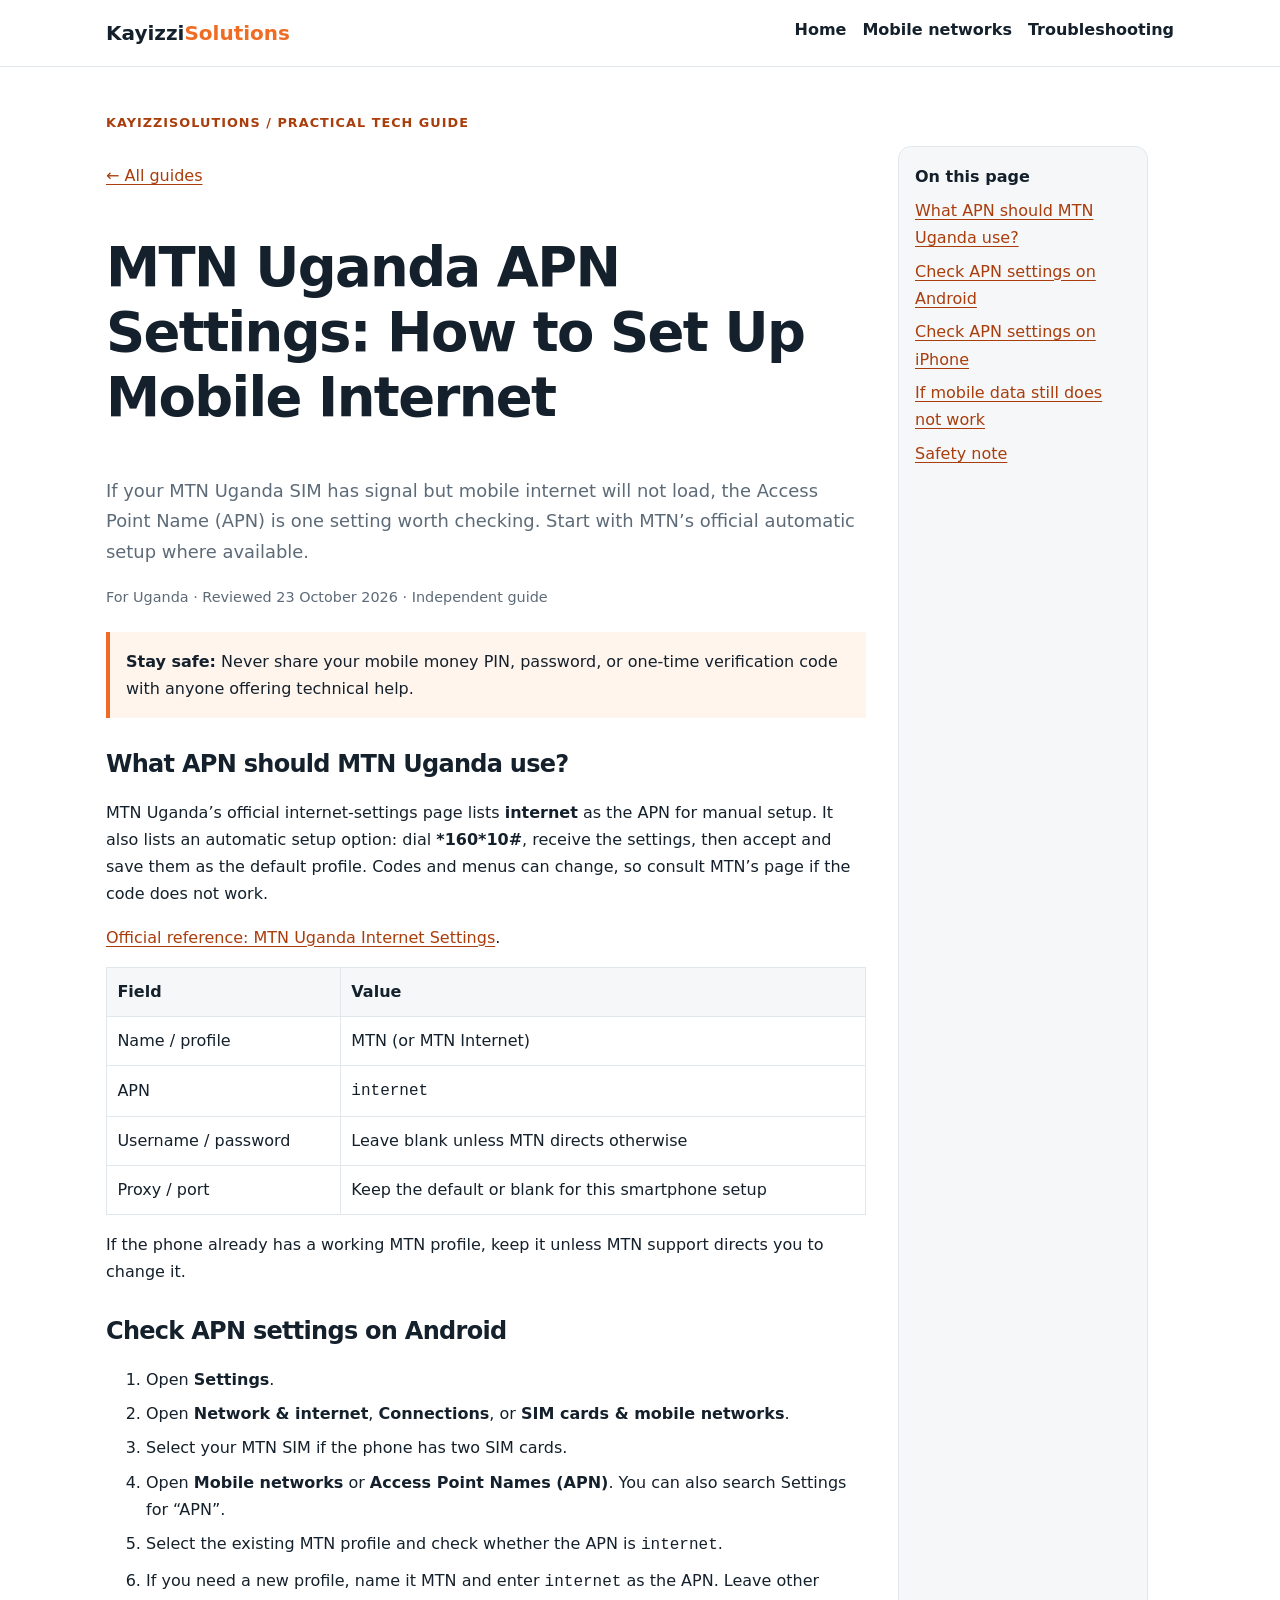
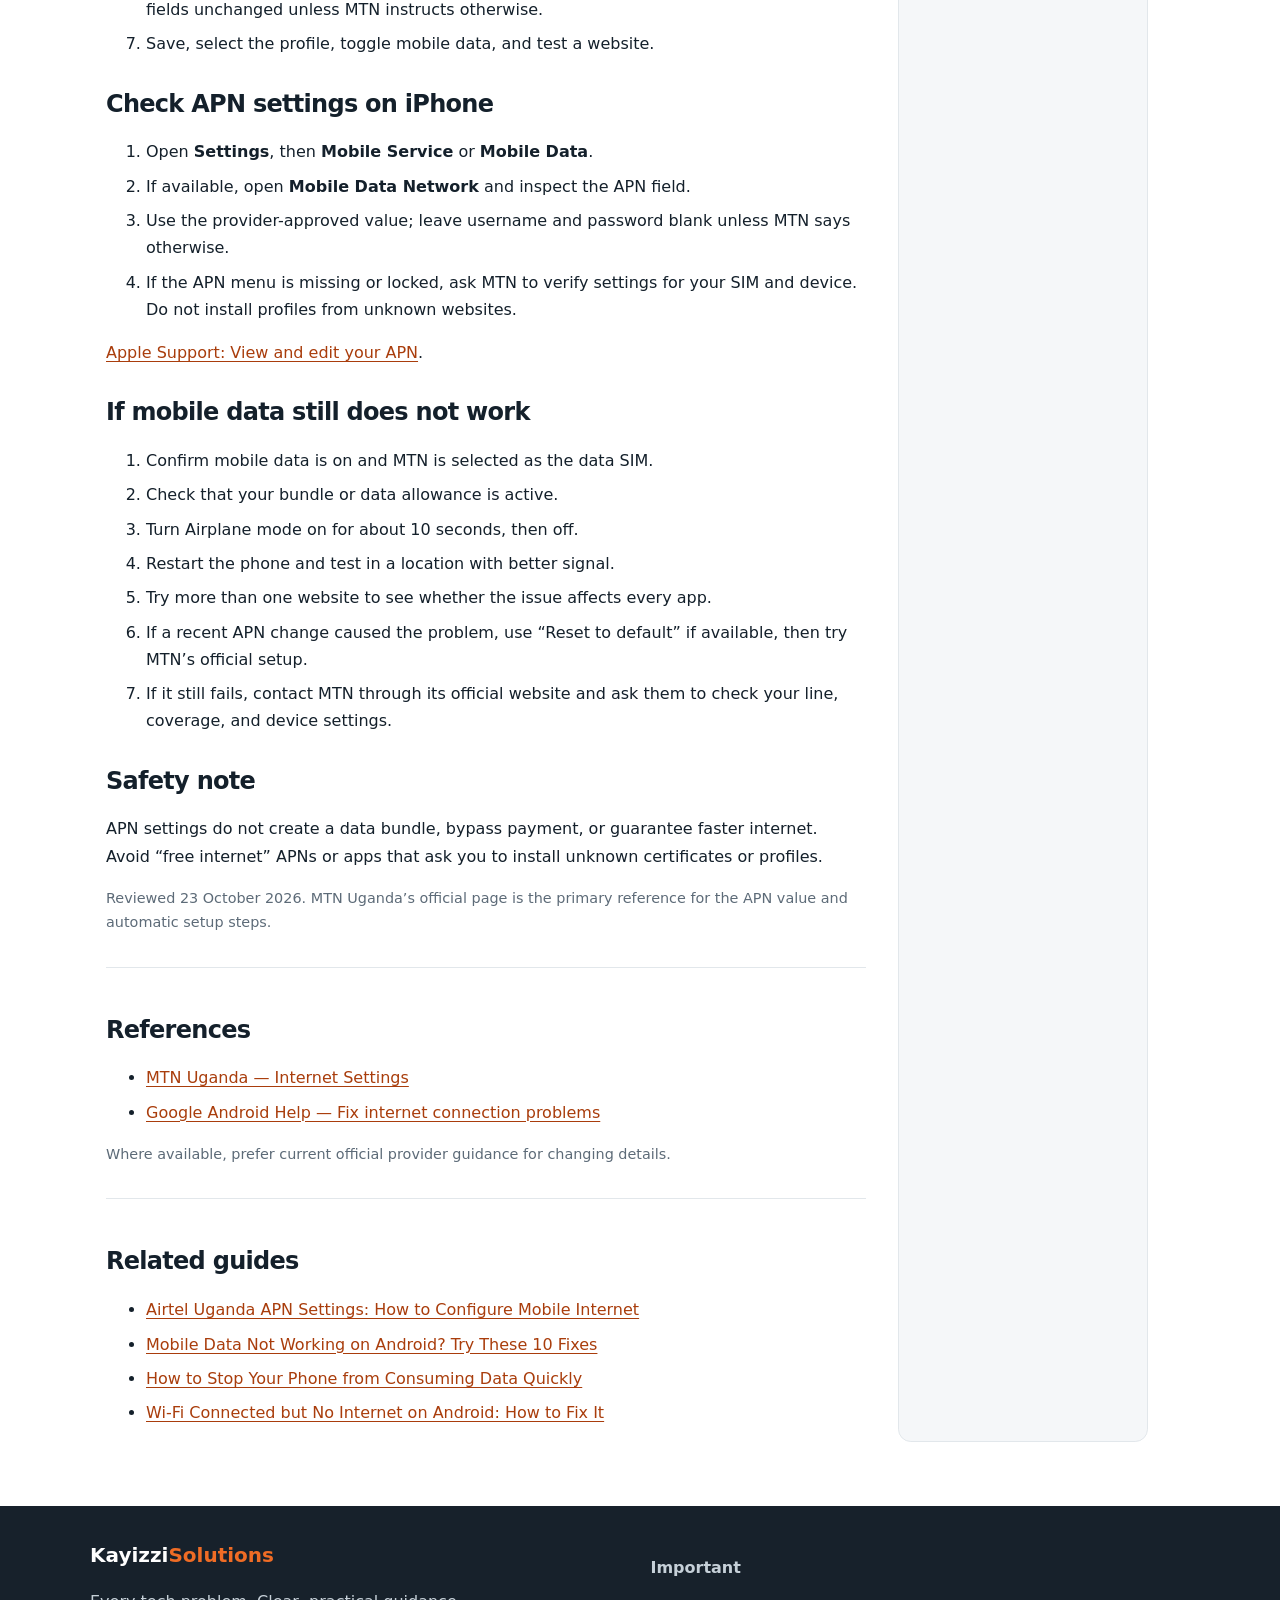
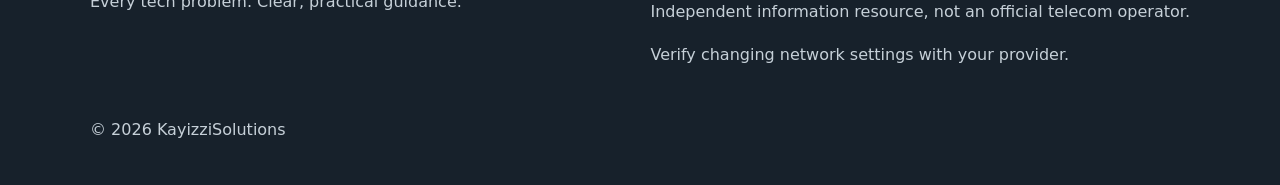
<file: articles/mtn-uganda-apn-settings.html>
<!doctype html>
<html lang="en-UG"><head><meta charset="utf-8"><meta name="viewport" content="width=device-width, initial-scale=1">
<title>MTN Uganda APN Settings: Set Up Mobile Internet</title><meta name="description" content="How to check MTN Uganda APN settings on Android or iPhone, with safe troubleshooting if mobile data still does not work."><meta name="robots" content="index,follow"><meta name="theme-color" content="#ef6c25">
<link rel="stylesheet" href="../assets/style.css"></head><body>
<a class="skip-link" href="#main">Skip to content</a><header><div class="nav"><a class="brand" href="../index.html">Kayizzi<span>Solutions</span></a><nav aria-label="Main navigation"><a href="../index.html">Home</a><a href="../index.html#mobile-networks">Mobile networks</a><a href="../index.html#troubleshooting">Troubleshooting</a></nav></div></header>
<main id="main"><p class="eyebrow">KayizziSolutions / Practical tech guide</p><div class="article-layout"><article>
<p><a href="../index.html">← All guides</a></p><h1>MTN Uganda APN Settings: How to Set Up Mobile Internet</h1><p class="lede">If your MTN Uganda SIM has signal but mobile internet will not load, the Access Point Name (APN) is one setting worth checking. Start with MTN’s official automatic setup where available.</p>
<p class="meta">For Uganda · Reviewed 23 October 2026 · Independent guide</p>
<div class="notice"><strong>Stay safe:</strong> Never share your mobile money PIN, password, or one-time verification code with anyone offering technical help.</div>
<section id="s1"><h2>What APN should MTN Uganda use?</h2><p>MTN Uganda’s official internet-settings page lists <strong>internet</strong> as the APN for manual setup. It also lists an automatic setup option: dial <strong>*160*10#</strong>, receive the settings, then accept and save them as the default profile. Codes and menus can change, so consult MTN’s page if the code does not work.</p><p><a href="https://www.mtn.co.ug/helppersonal/internet-settings/" target="_blank" rel="noopener noreferrer">Official reference: MTN Uganda Internet Settings</a>.</p><table><tr><th>Field</th><th>Value</th></tr><tr><td>Name / profile</td><td>MTN (or MTN Internet)</td></tr><tr><td>APN</td><td><code>internet</code></td></tr><tr><td>Username / password</td><td>Leave blank unless MTN directs otherwise</td></tr><tr><td>Proxy / port</td><td>Keep the default or blank for this smartphone setup</td></tr></table><p>If the phone already has a working MTN profile, keep it unless MTN support directs you to change it.</p></section><section id="s2"><h2>Check APN settings on Android</h2><ol><li>Open <strong>Settings</strong>.</li><li>Open <strong>Network & internet</strong>, <strong>Connections</strong>, or <strong>SIM cards & mobile networks</strong>.</li><li>Select your MTN SIM if the phone has two SIM cards.</li><li>Open <strong>Mobile networks</strong> or <strong>Access Point Names (APN)</strong>. You can also search Settings for “APN”.</li><li>Select the existing MTN profile and check whether the APN is <code>internet</code>.</li><li>If you need a new profile, name it MTN and enter <code>internet</code> as the APN. Leave other fields unchanged unless MTN instructs otherwise.</li><li>Save, select the profile, toggle mobile data, and test a website.</li></ol></section><section id="s3"><h2>Check APN settings on iPhone</h2><ol><li>Open <strong>Settings</strong>, then <strong>Mobile Service</strong> or <strong>Mobile Data</strong>.</li><li>If available, open <strong>Mobile Data Network</strong> and inspect the APN field.</li><li>Use the provider-approved value; leave username and password blank unless MTN says otherwise.</li><li>If the APN menu is missing or locked, ask MTN to verify settings for your SIM and device. Do not install profiles from unknown websites.</li></ol><p><a href="https://support.apple.com/en-ie/102483" target="_blank" rel="noopener noreferrer">Apple Support: View and edit your APN</a>.</p></section><section id="s4"><h2>If mobile data still does not work</h2><ol><li>Confirm mobile data is on and MTN is selected as the data SIM.</li><li>Check that your bundle or data allowance is active.</li><li>Turn Airplane mode on for about 10 seconds, then off.</li><li>Restart the phone and test in a location with better signal.</li><li>Try more than one website to see whether the issue affects every app.</li><li>If a recent APN change caused the problem, use “Reset to default” if available, then try MTN’s official setup.</li><li>If it still fails, contact MTN through its official website and ask them to check your line, coverage, and device settings.</li></ol></section><section id="s5"><h2>Safety note</h2><p>APN settings do not create a data bundle, bypass payment, or guarantee faster internet. Avoid “free internet” APNs or apps that ask you to install unknown certificates or profiles.</p><p class="meta">Reviewed 23 October 2026. MTN Uganda’s official page is the primary reference for the APN value and automatic setup steps.</p></section>
<section class="related"><h2>References</h2><ul><li><a href="https://www.mtn.co.ug/helppersonal/internet-settings/" target="_blank" rel="noopener noreferrer">MTN Uganda — Internet Settings</a></li><li><a href="https://support.google.com/android/answer/2651367" target="_blank" rel="noopener noreferrer">Google Android Help — Fix internet connection problems</a></li></ul><p class="small">Where available, prefer current official provider guidance for changing details.</p></section>
<section class="related"><h2>Related guides</h2><ul><li><a href="airtel-uganda-apn-settings.html">Airtel Uganda APN Settings: How to Configure Mobile Internet</a></li><li><a href="mobile-data-not-working-android.html">Mobile Data Not Working on Android? Try These 10 Fixes</a></li><li><a href="stop-phone-consuming-data.html">How to Stop Your Phone from Consuming Data Quickly</a></li><li><a href="wifi-connected-no-internet.html">Wi-Fi Connected but No Internet on Android: How to Fix It</a></li></ul></section></article><aside class="toc"><strong>On this page</strong><a href="#s1">What APN should MTN Uganda use?</a><a href="#s2">Check APN settings on Android</a><a href="#s3">Check APN settings on iPhone</a><a href="#s4">If mobile data still does not work</a><a href="#s5">Safety note</a></aside></div></main>
<footer><div class="foot"><div><a class="brand" href="../index.html" style="color:#fff">Kayizzi<span>Solutions</span></a><p>Every tech problem. Clear, practical guidance.</p></div><div><p><strong>Important</strong></p><p>Independent information resource, not an official telecom operator.</p><p>Verify changing network settings with your provider.</p></div><div><p>© <span id="year">2026</span> KayizziSolutions</p></div></div></footer>
<script>document.getElementById('year').textContent=new Date().getFullYear();</script></body></html>
</file>
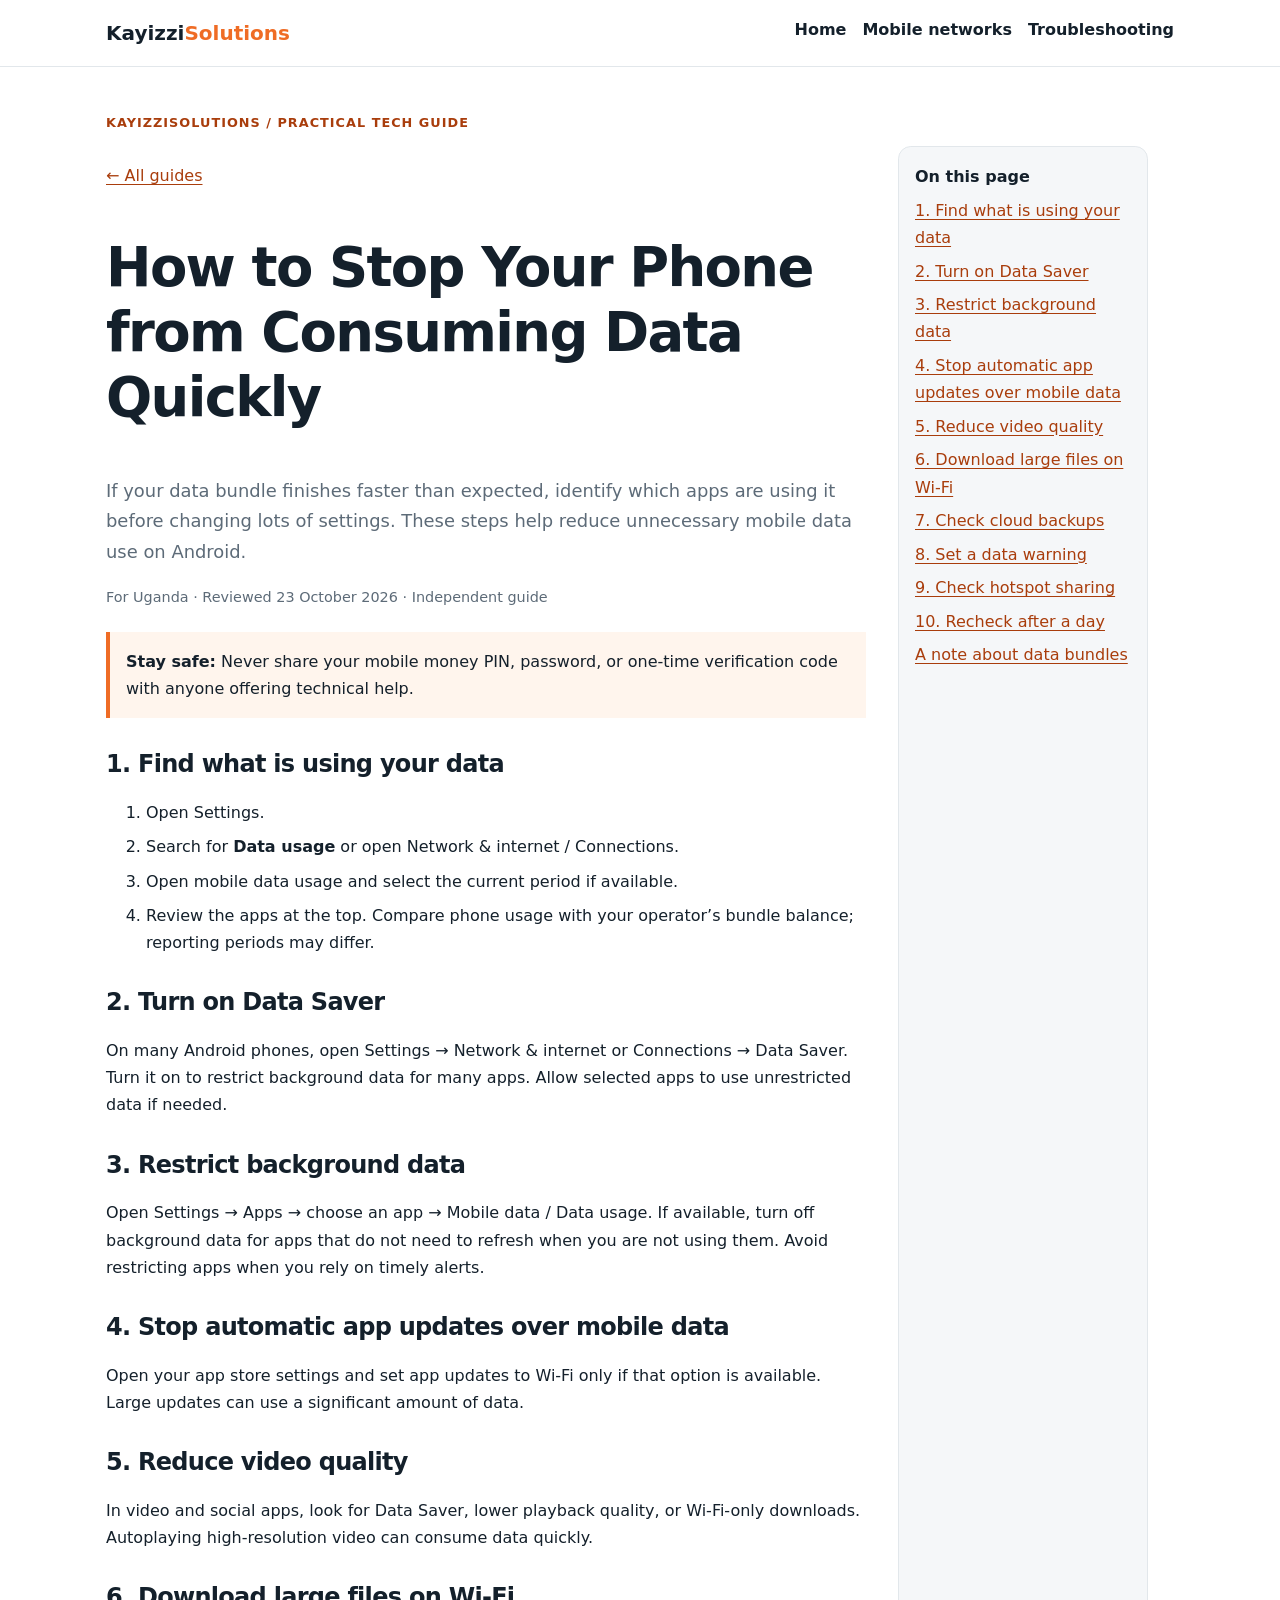
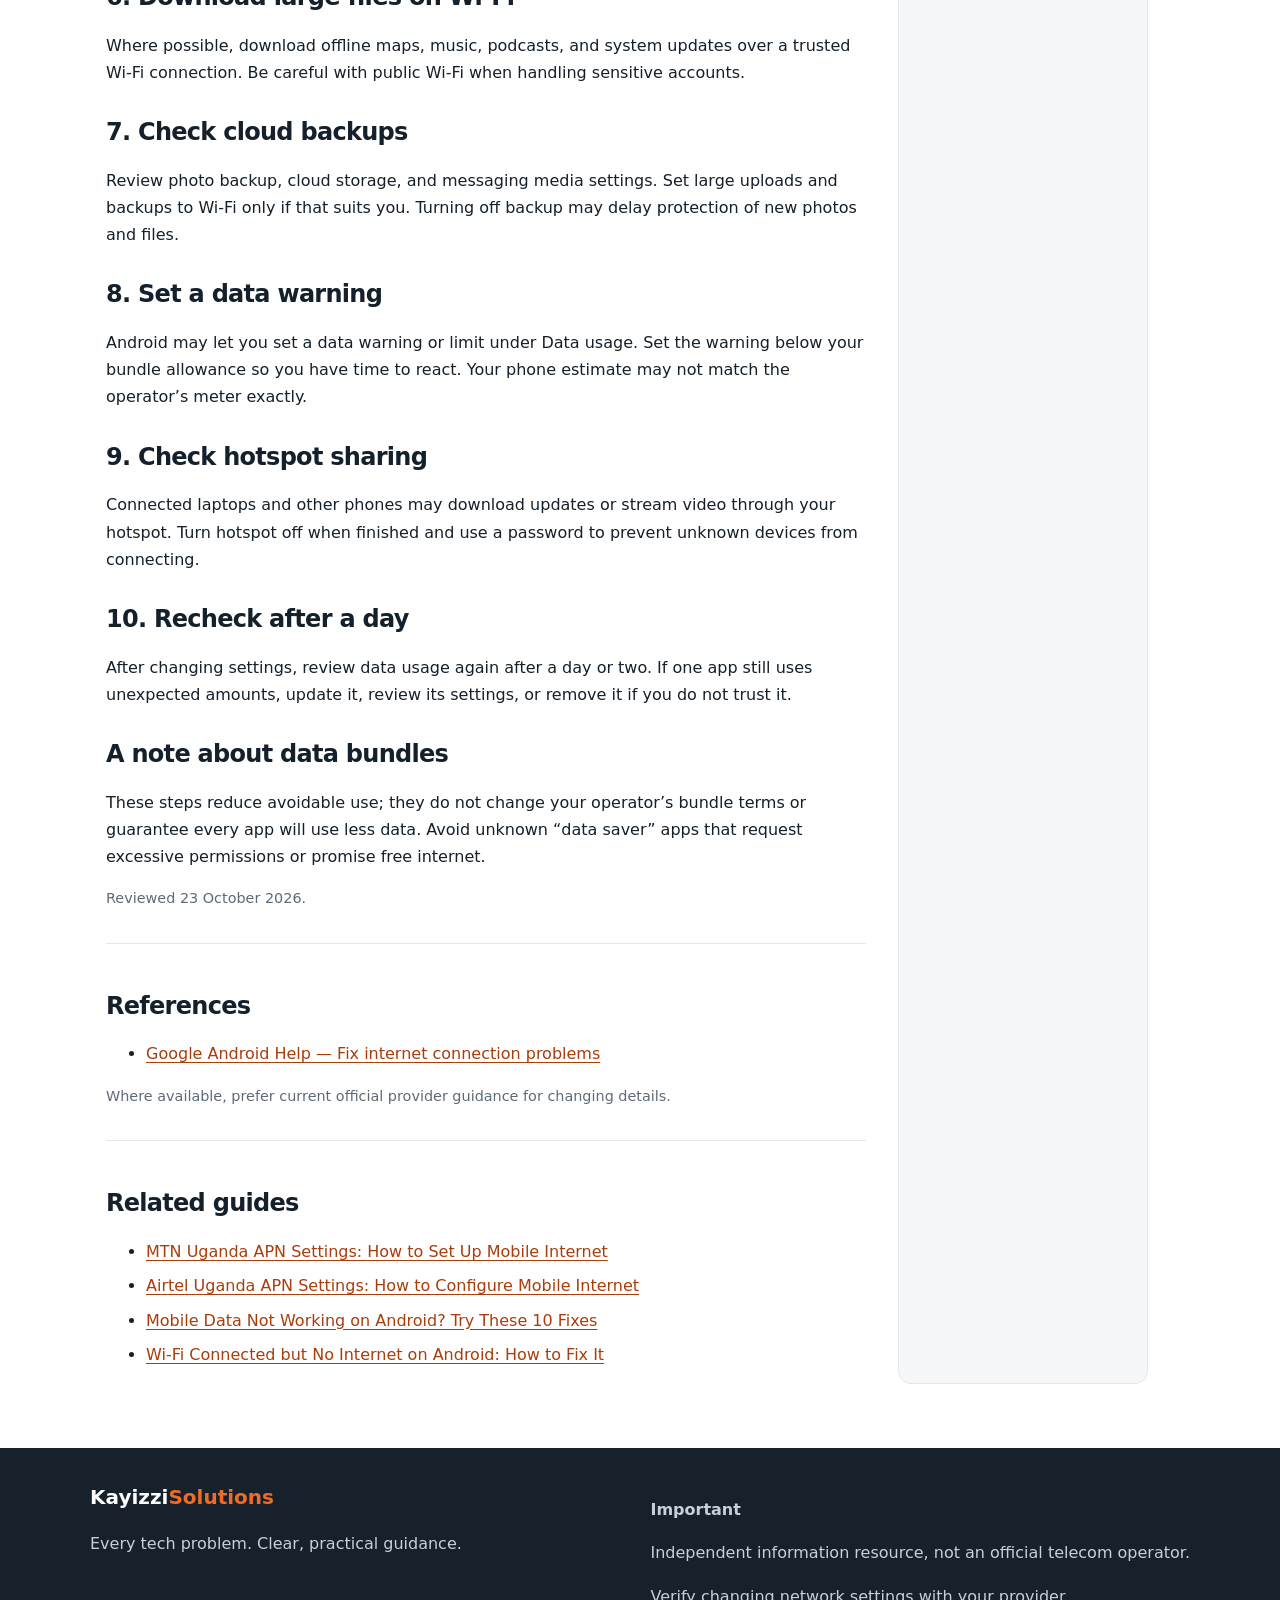
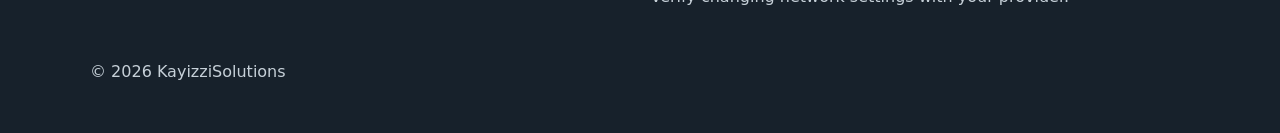
<file: articles/stop-phone-consuming-data.html>
<!doctype html>
<html lang="en-UG"><head><meta charset="utf-8"><meta name="viewport" content="width=device-width, initial-scale=1">
<title>How to Stop Your Phone from Using Too Much Data</title><meta name="description" content="Reduce Android mobile data use by checking data usage, limiting background data, changing app settings and avoiding unexpected downloads."><meta name="robots" content="index,follow"><meta name="theme-color" content="#ef6c25">
<link rel="stylesheet" href="../assets/style.css"></head><body>
<a class="skip-link" href="#main">Skip to content</a><header><div class="nav"><a class="brand" href="../index.html">Kayizzi<span>Solutions</span></a><nav aria-label="Main navigation"><a href="../index.html">Home</a><a href="../index.html#mobile-networks">Mobile networks</a><a href="../index.html#troubleshooting">Troubleshooting</a></nav></div></header>
<main id="main"><p class="eyebrow">KayizziSolutions / Practical tech guide</p><div class="article-layout"><article>
<p><a href="../index.html">← All guides</a></p><h1>How to Stop Your Phone from Consuming Data Quickly</h1><p class="lede">If your data bundle finishes faster than expected, identify which apps are using it before changing lots of settings. These steps help reduce unnecessary mobile data use on Android.</p>
<p class="meta">For Uganda · Reviewed 23 October 2026 · Independent guide</p>
<div class="notice"><strong>Stay safe:</strong> Never share your mobile money PIN, password, or one-time verification code with anyone offering technical help.</div>
<section id="s1"><h2>1. Find what is using your data</h2><ol><li>Open Settings.</li><li>Search for <strong>Data usage</strong> or open Network & internet / Connections.</li><li>Open mobile data usage and select the current period if available.</li><li>Review the apps at the top. Compare phone usage with your operator’s bundle balance; reporting periods may differ.</li></ol></section><section id="s2"><h2>2. Turn on Data Saver</h2><p>On many Android phones, open Settings → Network & internet or Connections → Data Saver. Turn it on to restrict background data for many apps. Allow selected apps to use unrestricted data if needed.</p></section><section id="s3"><h2>3. Restrict background data</h2><p>Open Settings → Apps → choose an app → Mobile data / Data usage. If available, turn off background data for apps that do not need to refresh when you are not using them. Avoid restricting apps when you rely on timely alerts.</p></section><section id="s4"><h2>4. Stop automatic app updates over mobile data</h2><p>Open your app store settings and set app updates to Wi-Fi only if that option is available. Large updates can use a significant amount of data.</p></section><section id="s5"><h2>5. Reduce video quality</h2><p>In video and social apps, look for Data Saver, lower playback quality, or Wi-Fi-only downloads. Autoplaying high-resolution video can consume data quickly.</p></section><section id="s6"><h2>6. Download large files on Wi-Fi</h2><p>Where possible, download offline maps, music, podcasts, and system updates over a trusted Wi-Fi connection. Be careful with public Wi-Fi when handling sensitive accounts.</p></section><section id="s7"><h2>7. Check cloud backups</h2><p>Review photo backup, cloud storage, and messaging media settings. Set large uploads and backups to Wi-Fi only if that suits you. Turning off backup may delay protection of new photos and files.</p></section><section id="s8"><h2>8. Set a data warning</h2><p>Android may let you set a data warning or limit under Data usage. Set the warning below your bundle allowance so you have time to react. Your phone estimate may not match the operator’s meter exactly.</p></section><section id="s9"><h2>9. Check hotspot sharing</h2><p>Connected laptops and other phones may download updates or stream video through your hotspot. Turn hotspot off when finished and use a password to prevent unknown devices from connecting.</p></section><section id="s10"><h2>10. Recheck after a day</h2><p>After changing settings, review data usage again after a day or two. If one app still uses unexpected amounts, update it, review its settings, or remove it if you do not trust it.</p></section><section id="s11"><h2>A note about data bundles</h2><p>These steps reduce avoidable use; they do not change your operator’s bundle terms or guarantee every app will use less data. Avoid unknown “data saver” apps that request excessive permissions or promise free internet.</p><p class='meta'>Reviewed 23 October 2026.</p></section>
<section class="related"><h2>References</h2><ul><li><a href="https://support.google.com/android/answer/2651367" target="_blank" rel="noopener noreferrer">Google Android Help — Fix internet connection problems</a></li></ul><p class="small">Where available, prefer current official provider guidance for changing details.</p></section>
<section class="related"><h2>Related guides</h2><ul><li><a href="mtn-uganda-apn-settings.html">MTN Uganda APN Settings: How to Set Up Mobile Internet</a></li><li><a href="airtel-uganda-apn-settings.html">Airtel Uganda APN Settings: How to Configure Mobile Internet</a></li><li><a href="mobile-data-not-working-android.html">Mobile Data Not Working on Android? Try These 10 Fixes</a></li><li><a href="wifi-connected-no-internet.html">Wi-Fi Connected but No Internet on Android: How to Fix It</a></li></ul></section></article><aside class="toc"><strong>On this page</strong><a href="#s1">1. Find what is using your data</a><a href="#s2">2. Turn on Data Saver</a><a href="#s3">3. Restrict background data</a><a href="#s4">4. Stop automatic app updates over mobile data</a><a href="#s5">5. Reduce video quality</a><a href="#s6">6. Download large files on Wi-Fi</a><a href="#s7">7. Check cloud backups</a><a href="#s8">8. Set a data warning</a><a href="#s9">9. Check hotspot sharing</a><a href="#s10">10. Recheck after a day</a><a href="#s11">A note about data bundles</a></aside></div></main>
<footer><div class="foot"><div><a class="brand" href="../index.html" style="color:#fff">Kayizzi<span>Solutions</span></a><p>Every tech problem. Clear, practical guidance.</p></div><div><p><strong>Important</strong></p><p>Independent information resource, not an official telecom operator.</p><p>Verify changing network settings with your provider.</p></div><div><p>© <span id="year">2026</span> KayizziSolutions</p></div></div></footer>
<script>document.getElementById('year').textContent=new Date().getFullYear();</script></body></html>
</file>
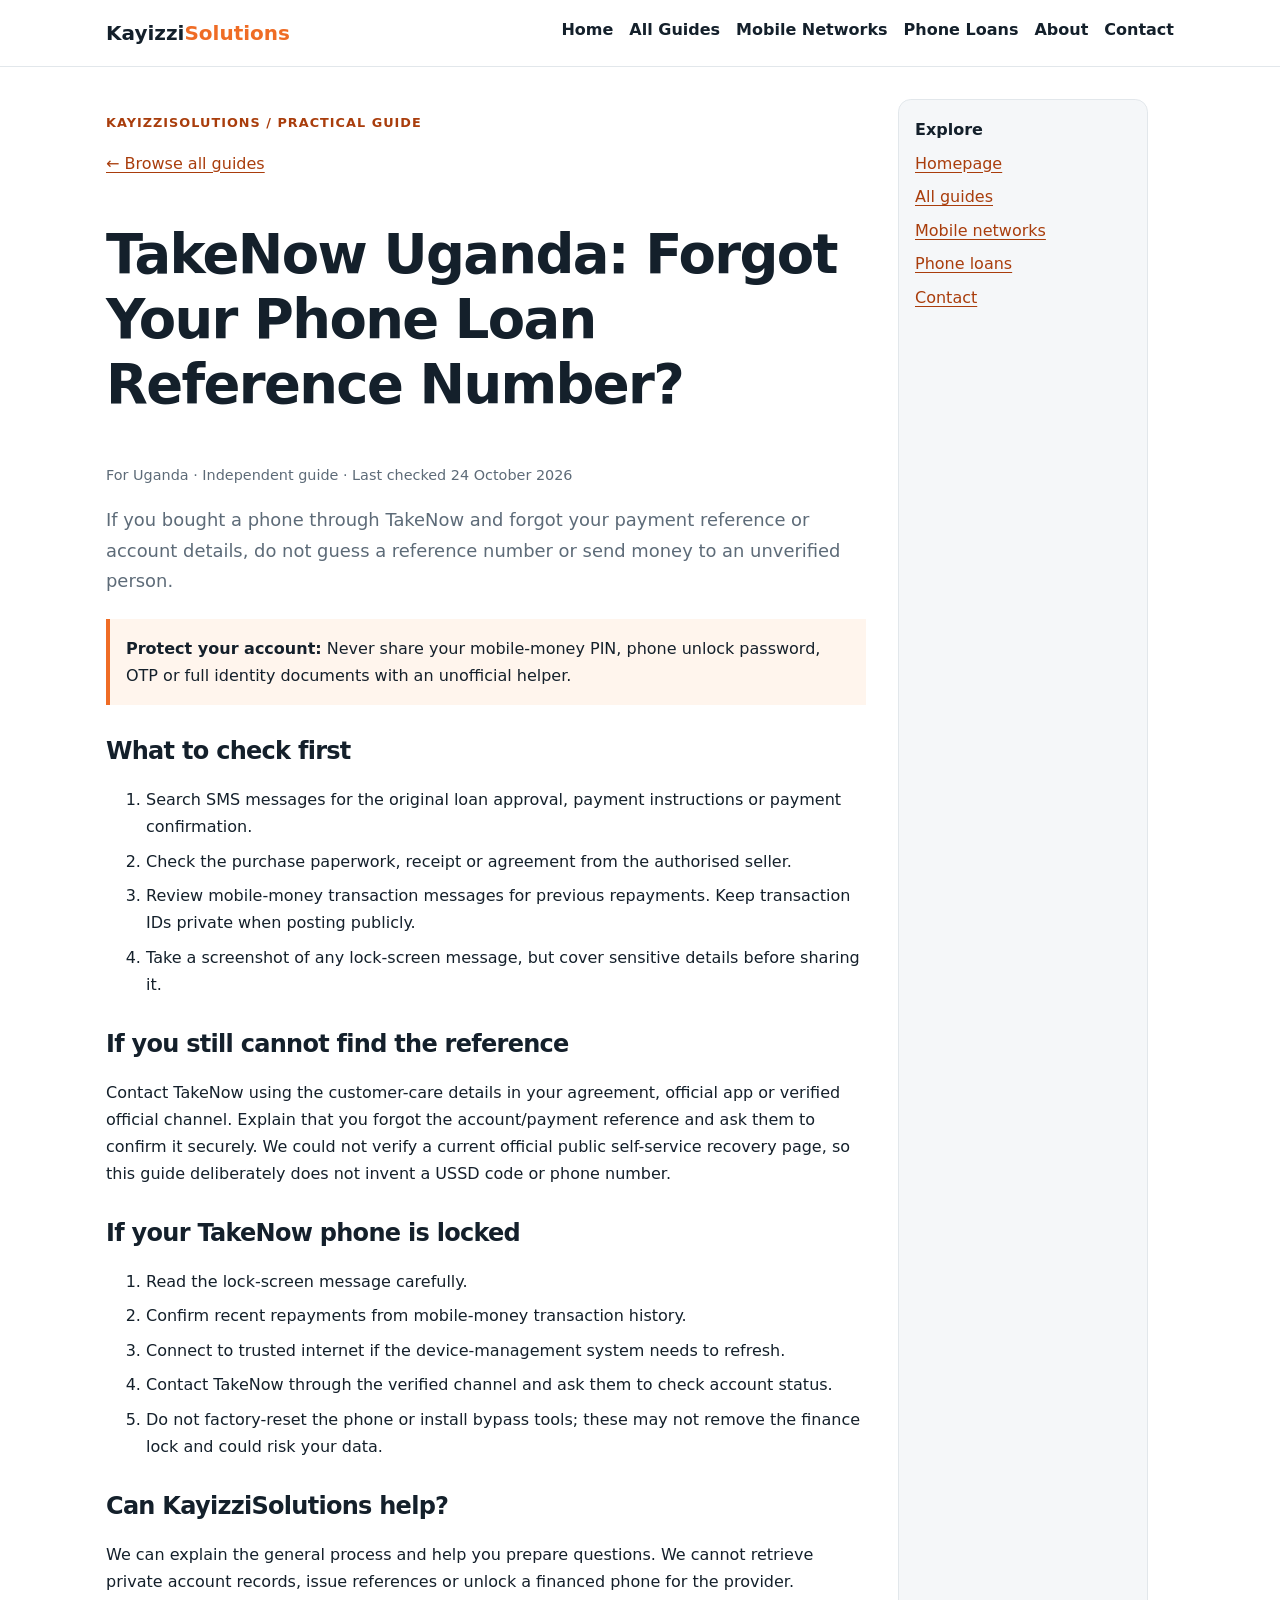
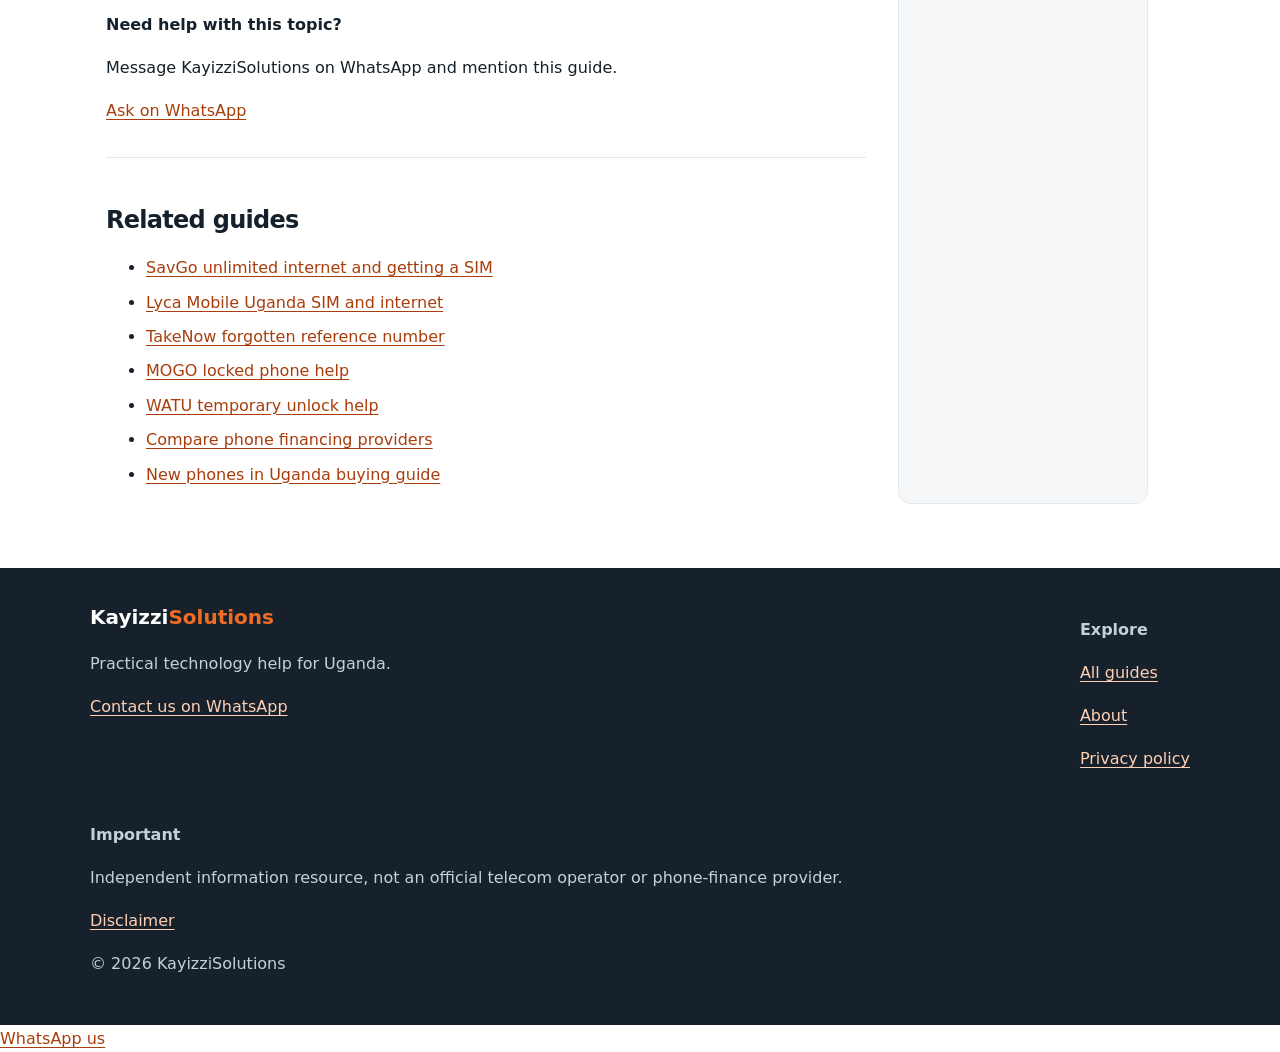
<file: articles/takenow-forgot-reference-number.html>
<!doctype html><html lang="en-UG"><head><meta charset="utf-8"><meta name="viewport" content="width=device-width, initial-scale=1"><title>TakeNow Uganda: Forgot Your Phone Loan Reference Number? | KayizziSolutions</title><meta name="description" content="Safe steps for TakeNow Uganda customers who forgot a loan or payment reference or have a locked financed phone."><meta name="robots" content="index,follow"><meta name="theme-color" content="#ef6c25"><link rel="canonical" href="https://rickykayizzi.github.io/Kayizzi-Solutions-/articles/takenow-forgot-reference-number.html"><link rel="stylesheet" href="../assets/style.css"></head><body><a class="skip-link" href="#main">Skip to content</a><header><div class="nav"><a class="brand" href="../index.html">Kayizzi<span>Solutions</span></a><nav aria-label="Main navigation"><a href="../index.html">Home</a><a href="../guides.html">All Guides</a><a href="../index.html#networks">Mobile Networks</a><a href="../guides.html?category=loans">Phone Loans</a><a href="../about.html">About</a><a href="../contact.html">Contact</a></nav></div></header><main id="main"><div class="article-layout"><article><p class="eyebrow">KayizziSolutions / Practical guide</p><p><a href="../guides.html">← Browse all guides</a></p><h1>TakeNow Uganda: Forgot Your Phone Loan Reference Number?</h1><p class="meta">For Uganda · Independent guide · Last checked 24 October 2026</p><p class="lede">If you bought a phone through TakeNow and forgot your payment reference or account details, do not guess a reference number or send money to an unverified person.</p><div class="notice"><strong>Protect your account:</strong> Never share your mobile-money PIN, phone unlock password, OTP or full identity documents with an unofficial helper.</div><h2>What to check first</h2><ol><li>Search SMS messages for the original loan approval, payment instructions or payment confirmation.</li><li>Check the purchase paperwork, receipt or agreement from the authorised seller.</li><li>Review mobile-money transaction messages for previous repayments. Keep transaction IDs private when posting publicly.</li><li>Take a screenshot of any lock-screen message, but cover sensitive details before sharing it.</li></ol><h2>If you still cannot find the reference</h2><p>Contact TakeNow using the customer-care details in your agreement, official app or verified official channel. Explain that you forgot the account/payment reference and ask them to confirm it securely. We could not verify a current official public self-service recovery page, so this guide deliberately does not invent a USSD code or phone number.</p><h2>If your TakeNow phone is locked</h2><ol><li>Read the lock-screen message carefully.</li><li>Confirm recent repayments from mobile-money transaction history.</li><li>Connect to trusted internet if the device-management system needs to refresh.</li><li>Contact TakeNow through the verified channel and ask them to check account status.</li><li>Do not factory-reset the phone or install bypass tools; these may not remove the finance lock and could risk your data.</li></ol><h2>Can KayizziSolutions help?</h2><p>We can explain the general process and help you prepare questions. We cannot retrieve private account records, issue references or unlock a financed phone for the provider.</p><div class="wa-cta"><div><strong>Need help with this topic?</strong><p>Message KayizziSolutions on WhatsApp and mention this guide.</p></div><a class="wa-button" href="https://wa.me/256768372800?text=Hello%2C%20I%20found%20KayizziSolutions%20while%20reading%20%27TakeNow%20Uganda%3A%20Forgot%20Your%20Phone%20Loan%20Reference%20Number%3F%27.%20I%20need%20help%20understanding%20this%20topic." target="_blank" rel="noopener noreferrer">Ask on WhatsApp</a></div><section class="related"><h2>Related guides</h2><ul><li><a href="savgo-unlimited-internet-getting-sim.html">SavGo unlimited internet and getting a SIM</a></li><li><a href="lyca-mobile-uganda-sim-internet.html">Lyca Mobile Uganda SIM and internet</a></li><li><a href="takenow-forgot-reference-number.html">TakeNow forgotten reference number</a></li><li><a href="mogo-phone-locked-unlock-phone-now.html">MOGO locked phone help</a></li><li><a href="watu-temporary-unlock-phone.html">WATU temporary unlock help</a></li><li><a href="phones-on-loan-uganda-compare-providers.html">Compare phone financing providers</a></li><li><a href="new-phones-uganda-2026-how-to-choose.html">New phones in Uganda buying guide</a></li></ul></section></article><aside class="toc"><strong>Explore</strong><a href="../index.html">Homepage</a><a href="../guides.html">All guides</a><a href="../index.html#networks">Mobile networks</a><a href="../guides.html?category=loans">Phone loans</a><a href="../contact.html">Contact</a></aside></div></main><footer><div class="foot"><div><a class="brand footer-brand" href="../index.html">Kayizzi<span>Solutions</span></a><p>Practical technology help for Uganda.</p><p><a href="../contact.html">Contact us on WhatsApp</a></p></div><div><p><strong>Explore</strong></p><p><a href="../guides.html">All guides</a></p><p><a href="../about.html">About</a></p><p><a href="../privacy-policy.html">Privacy policy</a></p></div><div><p><strong>Important</strong></p><p>Independent information resource, not an official telecom operator or phone-finance provider.</p><p><a href="../disclaimer.html">Disclaimer</a></p><p>© <span id="year">2026</span> KayizziSolutions</p></div></div></footer><a class="floating-wa" href="https://wa.me/256768372800?text=Hello%2C%20I%20found%20KayizziSolutions%20and%20need%20help%20with%20a%20technology%20problem." target="_blank" rel="noopener noreferrer" aria-label="Contact KayizziSolutions on WhatsApp">WhatsApp us</a><script>document.getElementById("year").textContent=new Date().getFullYear();</script></body></html>
</file>
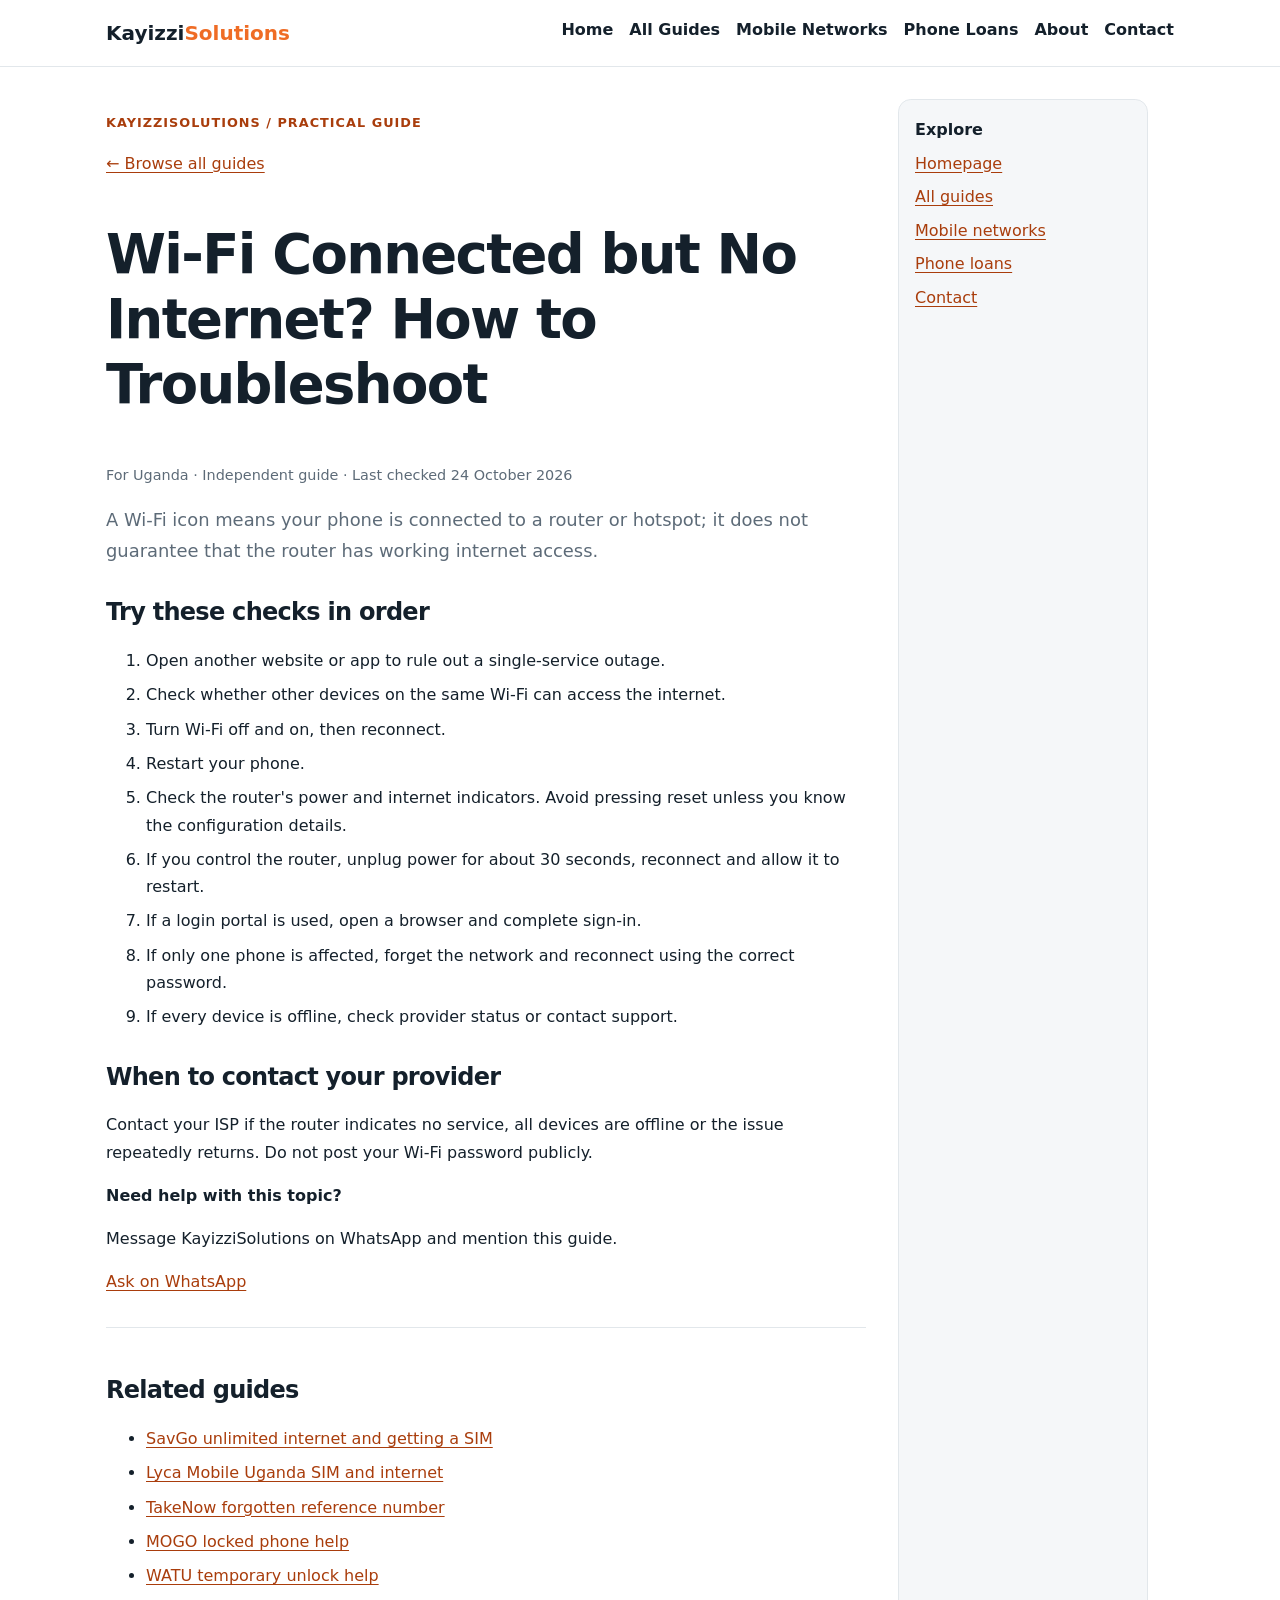
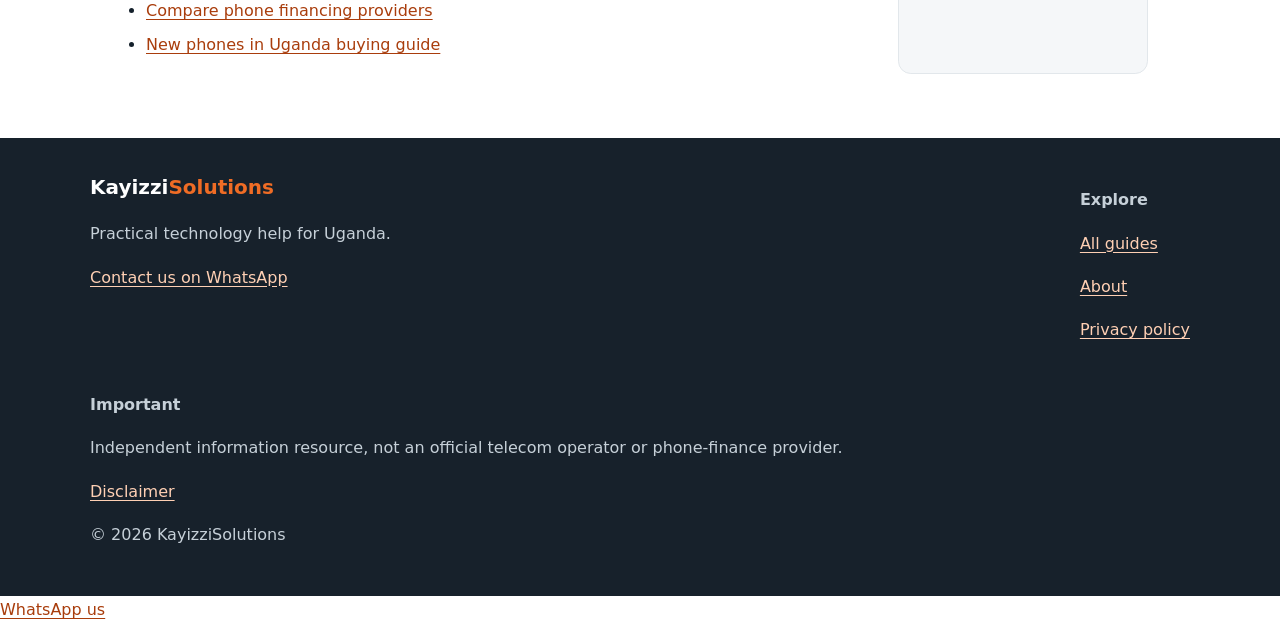
<file: articles/wifi-connected-no-internet.html>
<!doctype html><html lang="en-UG"><head><meta charset="utf-8"><meta name="viewport" content="width=device-width, initial-scale=1"><title>Wi-Fi Connected but No Internet? How to Troubleshoot | KayizziSolutions</title><meta name="description" content="Troubleshoot Wi-Fi connected without internet by checking the router, phone, service status and other devices."><meta name="robots" content="index,follow"><meta name="theme-color" content="#ef6c25"><link rel="canonical" href="https://rickykayizzi.github.io/Kayizzi-Solutions-/articles/wifi-connected-no-internet.html"><link rel="stylesheet" href="../assets/style.css"></head><body><a class="skip-link" href="#main">Skip to content</a><header><div class="nav"><a class="brand" href="../index.html">Kayizzi<span>Solutions</span></a><nav aria-label="Main navigation"><a href="../index.html">Home</a><a href="../guides.html">All Guides</a><a href="../index.html#networks">Mobile Networks</a><a href="../guides.html?category=loans">Phone Loans</a><a href="../about.html">About</a><a href="../contact.html">Contact</a></nav></div></header><main id="main"><div class="article-layout"><article><p class="eyebrow">KayizziSolutions / Practical guide</p><p><a href="../guides.html">← Browse all guides</a></p><h1>Wi-Fi Connected but No Internet? How to Troubleshoot</h1><p class="meta">For Uganda · Independent guide · Last checked 24 October 2026</p><p class="lede">A Wi-Fi icon means your phone is connected to a router or hotspot; it does not guarantee that the router has working internet access.</p><h2>Try these checks in order</h2><ol><li>Open another website or app to rule out a single-service outage.</li><li>Check whether other devices on the same Wi-Fi can access the internet.</li><li>Turn Wi-Fi off and on, then reconnect.</li><li>Restart your phone.</li><li>Check the router's power and internet indicators. Avoid pressing reset unless you know the configuration details.</li><li>If you control the router, unplug power for about 30 seconds, reconnect and allow it to restart.</li><li>If a login portal is used, open a browser and complete sign-in.</li><li>If only one phone is affected, forget the network and reconnect using the correct password.</li><li>If every device is offline, check provider status or contact support.</li></ol><h2>When to contact your provider</h2><p>Contact your ISP if the router indicates no service, all devices are offline or the issue repeatedly returns. Do not post your Wi-Fi password publicly.</p><div class="wa-cta"><div><strong>Need help with this topic?</strong><p>Message KayizziSolutions on WhatsApp and mention this guide.</p></div><a class="wa-button" href="https://wa.me/256768372800?text=Hello%2C%20I%20found%20KayizziSolutions%20while%20reading%20%27Wi-Fi%20Connected%20but%20No%20Internet%3F%20How%20to%20Troubleshoot%27.%20I%20need%20help%20understanding%20this%20topic." target="_blank" rel="noopener noreferrer">Ask on WhatsApp</a></div><section class="related"><h2>Related guides</h2><ul><li><a href="savgo-unlimited-internet-getting-sim.html">SavGo unlimited internet and getting a SIM</a></li><li><a href="lyca-mobile-uganda-sim-internet.html">Lyca Mobile Uganda SIM and internet</a></li><li><a href="takenow-forgot-reference-number.html">TakeNow forgotten reference number</a></li><li><a href="mogo-phone-locked-unlock-phone-now.html">MOGO locked phone help</a></li><li><a href="watu-temporary-unlock-phone.html">WATU temporary unlock help</a></li><li><a href="phones-on-loan-uganda-compare-providers.html">Compare phone financing providers</a></li><li><a href="new-phones-uganda-2026-how-to-choose.html">New phones in Uganda buying guide</a></li></ul></section></article><aside class="toc"><strong>Explore</strong><a href="../index.html">Homepage</a><a href="../guides.html">All guides</a><a href="../index.html#networks">Mobile networks</a><a href="../guides.html?category=loans">Phone loans</a><a href="../contact.html">Contact</a></aside></div></main><footer><div class="foot"><div><a class="brand footer-brand" href="../index.html">Kayizzi<span>Solutions</span></a><p>Practical technology help for Uganda.</p><p><a href="../contact.html">Contact us on WhatsApp</a></p></div><div><p><strong>Explore</strong></p><p><a href="../guides.html">All guides</a></p><p><a href="../about.html">About</a></p><p><a href="../privacy-policy.html">Privacy policy</a></p></div><div><p><strong>Important</strong></p><p>Independent information resource, not an official telecom operator or phone-finance provider.</p><p><a href="../disclaimer.html">Disclaimer</a></p><p>© <span id="year">2026</span> KayizziSolutions</p></div></div></footer><a class="floating-wa" href="https://wa.me/256768372800?text=Hello%2C%20I%20found%20KayizziSolutions%20and%20need%20help%20with%20a%20technology%20problem." target="_blank" rel="noopener noreferrer" aria-label="Contact KayizziSolutions on WhatsApp">WhatsApp us</a><script>document.getElementById("year").textContent=new Date().getFullYear();</script></body></html>
</file>
<file: assets/style.css>
:root{--ink:#14202b;--muted:#5d6b78;--brand:#ef6c25;--line:#e2e7eb;--wash:#f5f7f9}
*{box-sizing:border-box}body{margin:0;color:var(--ink);font:16px/1.7 system-ui,-apple-system,BlinkMacSystemFont,"Segoe UI",sans-serif}a{color:#a93d0c;text-underline-offset:3px}
header{border-bottom:1px solid var(--line)}.nav{max-width:1100px;margin:auto;padding:1rem;display:flex;justify-content:space-between;gap:1rem;flex-wrap:wrap}.brand{font-size:1.25rem;font-weight:850;color:var(--ink);text-decoration:none}.brand span{color:var(--brand)}nav{display:flex;gap:1rem;flex-wrap:wrap}nav a{color:var(--ink);text-decoration:none;font-weight:650}
main{max-width:1100px;margin:auto;padding:2rem 1rem 4rem}.hero{padding:2rem 0}.eyebrow{color:#a93d0c;font-weight:800;text-transform:uppercase;letter-spacing:.08em;font-size:.8rem}h1,h2,h3{line-height:1.2;letter-spacing:-.03em}h1{font-size:clamp(2.1rem,5vw,3.4rem)}h2{margin-top:2rem}.lede{font-size:1.12rem;color:var(--muted);max-width:760px}.notice{background:#fff5ed;border-left:4px solid var(--brand);padding:1rem;margin:1.4rem 0}.grid{display:grid;grid-template-columns:repeat(3,minmax(0,1fr));gap:1rem}.card{border:1px solid var(--line);border-radius:1rem;padding:1rem;display:flex;flex-direction:column}.card p{color:var(--muted)}.card>a:last-child{margin-top:auto;font-weight:700}.tag{font-size:.75rem;font-weight:800;background:#fff0e5;color:#963707;border-radius:99px;padding:.2rem .6rem;align-self:flex-start}.article-layout{display:grid;grid-template-columns:minmax(0,760px) minmax(180px,250px);gap:2rem}.toc{position:sticky;top:1rem;background:var(--wash);border:1px solid var(--line);padding:1rem;border-radius:.8rem}.toc a{display:block;margin:.4rem 0}article li{margin:.45rem 0}table{border-collapse:collapse;width:100%;margin:1rem 0}td,th{border:1px solid var(--line);padding:.65rem;text-align:left}th{background:var(--wash)}.meta,.small{font-size:.9rem;color:var(--muted)}.related{border-top:1px solid var(--line);margin-top:2rem;padding-top:1rem}footer{background:#17212b;color:#e8edf1;padding:2rem 1rem}footer .foot{max-width:1100px;margin:auto;display:flex;justify-content:space-between;gap:1rem;flex-wrap:wrap}footer a{color:#ffd0b4}footer p{color:#c6d0d8}.skip-link{position:absolute;left:-9999px}.skip-link:focus{left:1rem;top:1rem;background:white;padding:1rem}
@media(max-width:760px){.grid{grid-template-columns:repeat(2,minmax(0,1fr))}.article-layout{grid-template-columns:1fr}.toc{position:static;order:-1}}@media(max-width:520px){.grid{grid-template-columns:1fr}}


/* KayizziSolutions navigation and guide-library additions */
.brand-text{color:var(--brand)}
.searchbox{display:flex;gap:.6rem;max-width:760px;margin:1.5rem 0;flex-wrap:wrap}
.searchbox input{flex:1;min-width:190px;padding:.9rem 1rem;border:1px solid #cbd3da;border-radius:.7rem;font:inherit;background:#fff;color:var(--ink)}
.searchbox button,.button-link{display:inline-flex;align-items:center;justify-content:center;border:0;border-radius:.7rem;background:var(--brand);color:#fff;padding:.85rem 1.1rem;font:inherit;font-weight:750;text-decoration:none;cursor:pointer}
.searchbox button:hover,.button-link:hover{background:#c94f10}
.hero-actions{display:flex;gap:1rem;align-items:center;flex-wrap:wrap;margin:.5rem 0 1rem}
.text-link,.section-link{font-weight:750}
.section-heading{display:flex;align-items:end;justify-content:space-between;gap:1rem;flex-wrap:wrap}
.section-heading h2{margin-top:.2rem}
.section-intro{max-width:800px;color:var(--muted)}
.network-card h3{font-size:1.25rem}
.secondary-link{display:block;margin-top:.55rem;font-size:.92rem}
.tag-planned{background:#edf1f4;color:#465562}
.card-status{font-size:.92rem;color:var(--muted);font-style:italic;margin-top:.3rem}
.library-callout{margin:3rem 0;padding:1.5rem;border-radius:1rem;background:#fff5ed;border:1px solid #ffd7bd;display:flex;justify-content:space-between;align-items:center;gap:1.5rem;flex-wrap:wrap}
.library-callout h2{margin:.2rem 0 .7rem}
.library-callout p{max-width:700px}
.compact-hero{padding:1rem 0}
.filter-row{display:flex;gap:.6rem;flex-wrap:wrap;margin:1.5rem 0 .5rem}
.filter-chip{border:1px solid var(--line);border-radius:999px;padding:.6rem .9rem;background:#fff;color:var(--ink);font:inherit;font-weight:700;cursor:pointer}
.filter-chip span{display:inline-block;margin-left:.25rem;color:var(--muted);font-size:.85em}
.filter-chip.active{background:#fff0e5;border-color:#f4a16f;color:#963707}
.guide-card h2{font-size:1.25rem}
[hidden]{display:none!important}
.visually-hidden{position:absolute;width:1px;height:1px;padding:0;margin:-1px;overflow:hidden;clip:rect(0,0,0,0);white-space:nowrap;border:0}
nav a[aria-current="page"]{color:#a93d0c}
.footer-brand{color:#fff}
@media(max-width:760px){.library-callout{align-items:flex-start}.section-heading{align-items:flex-start}.searchbox button{width:100%}}
</file>
